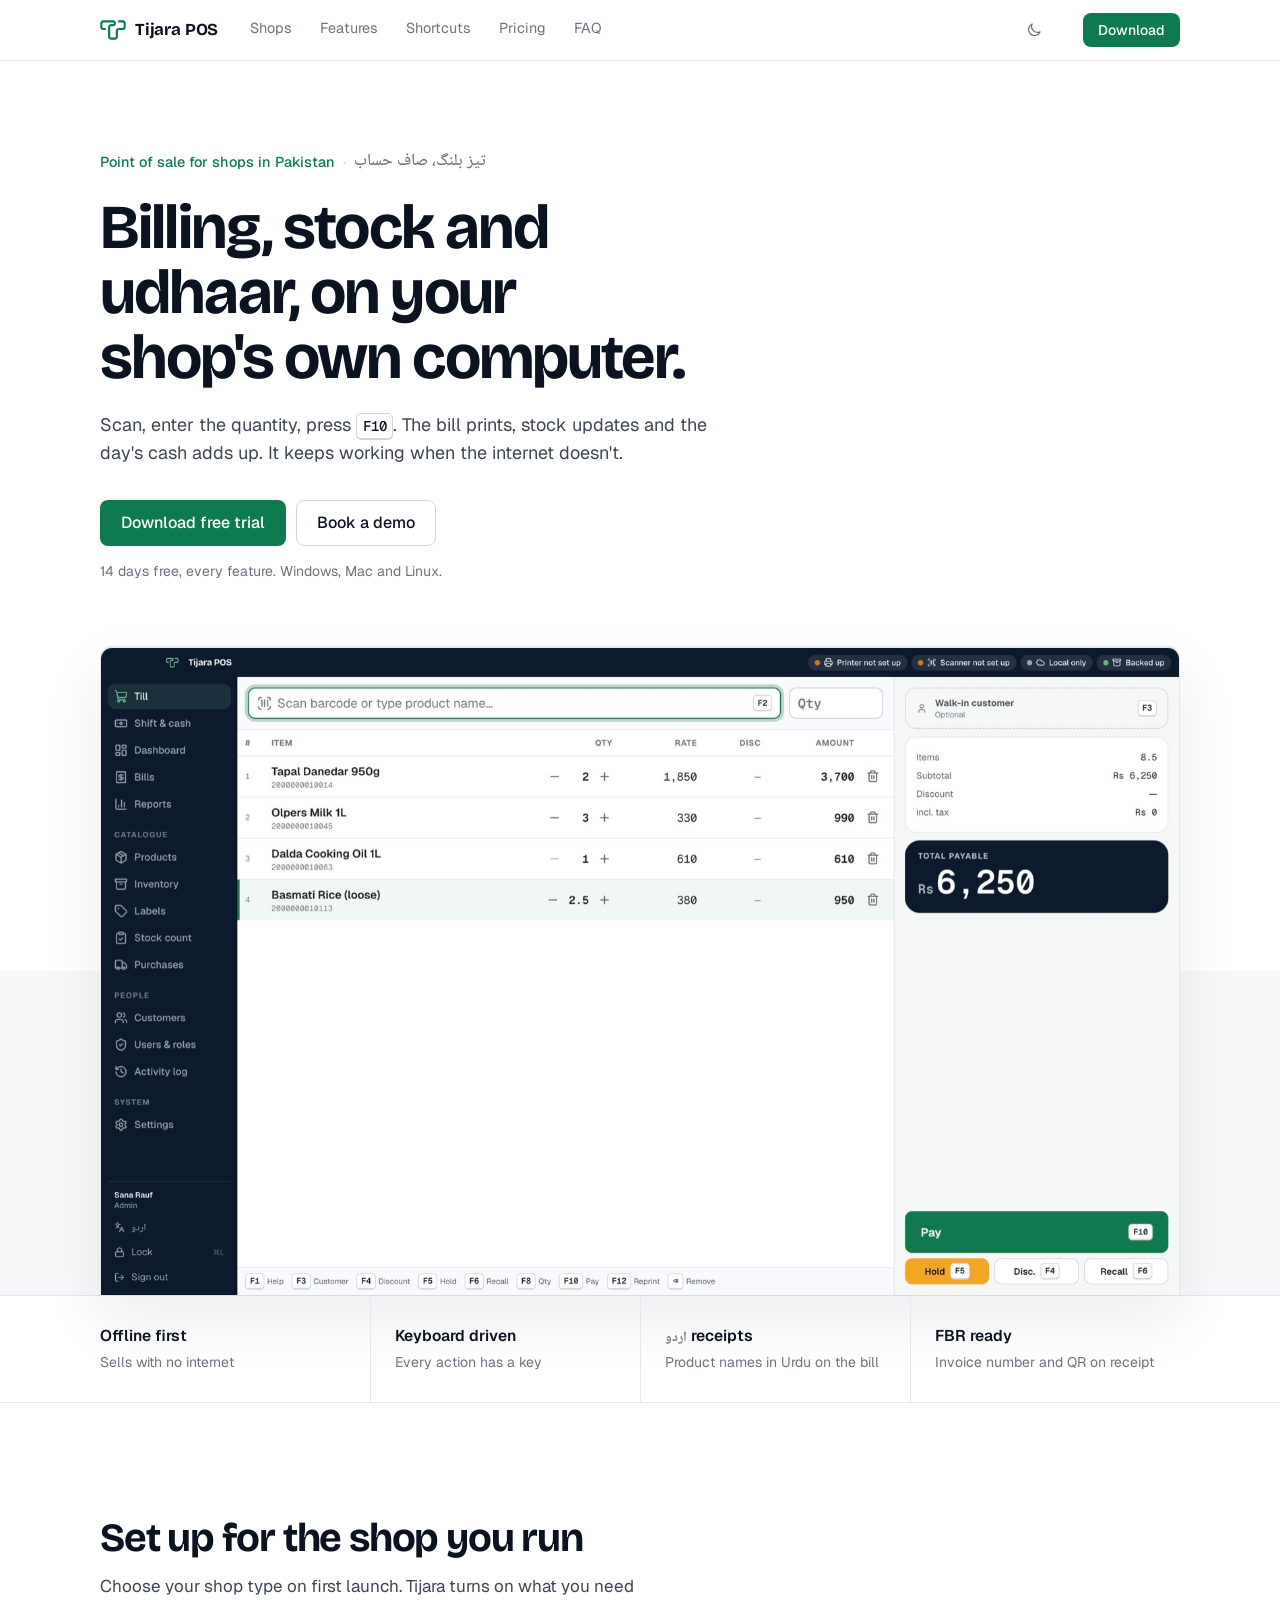
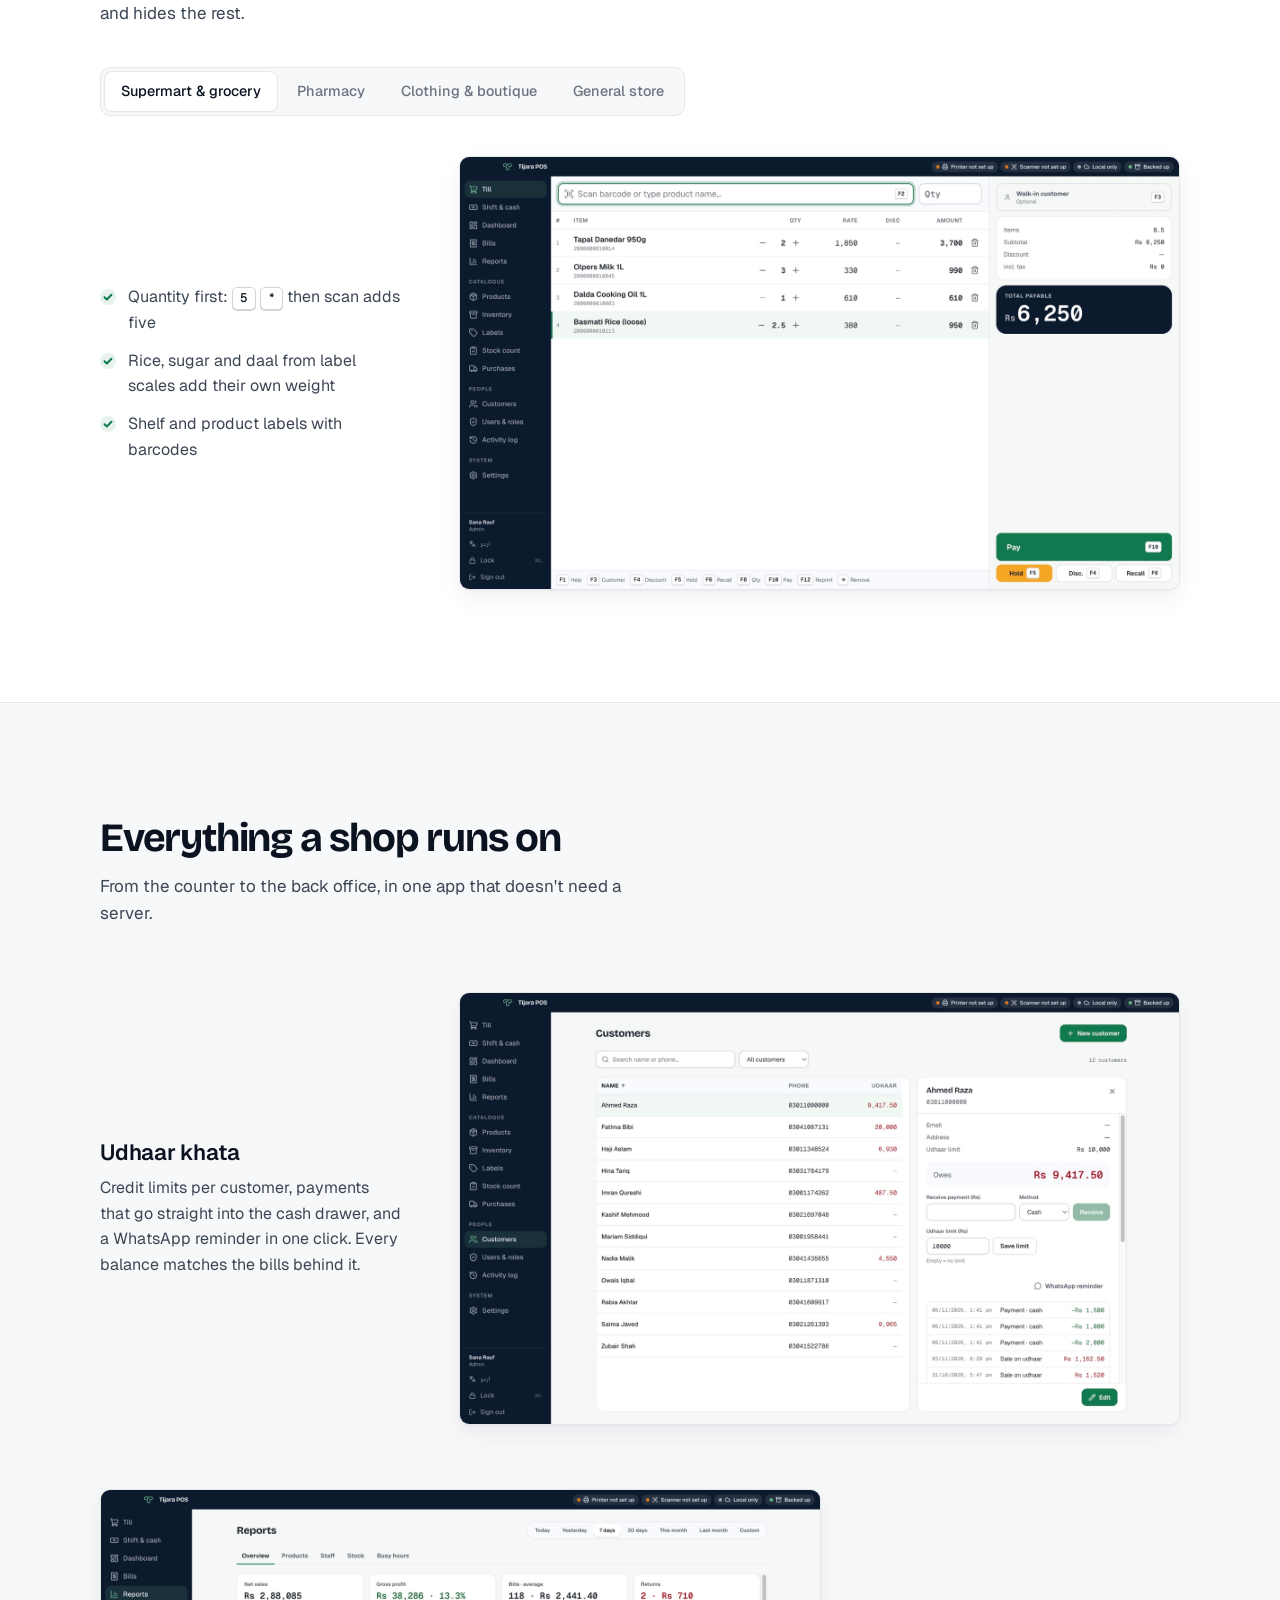
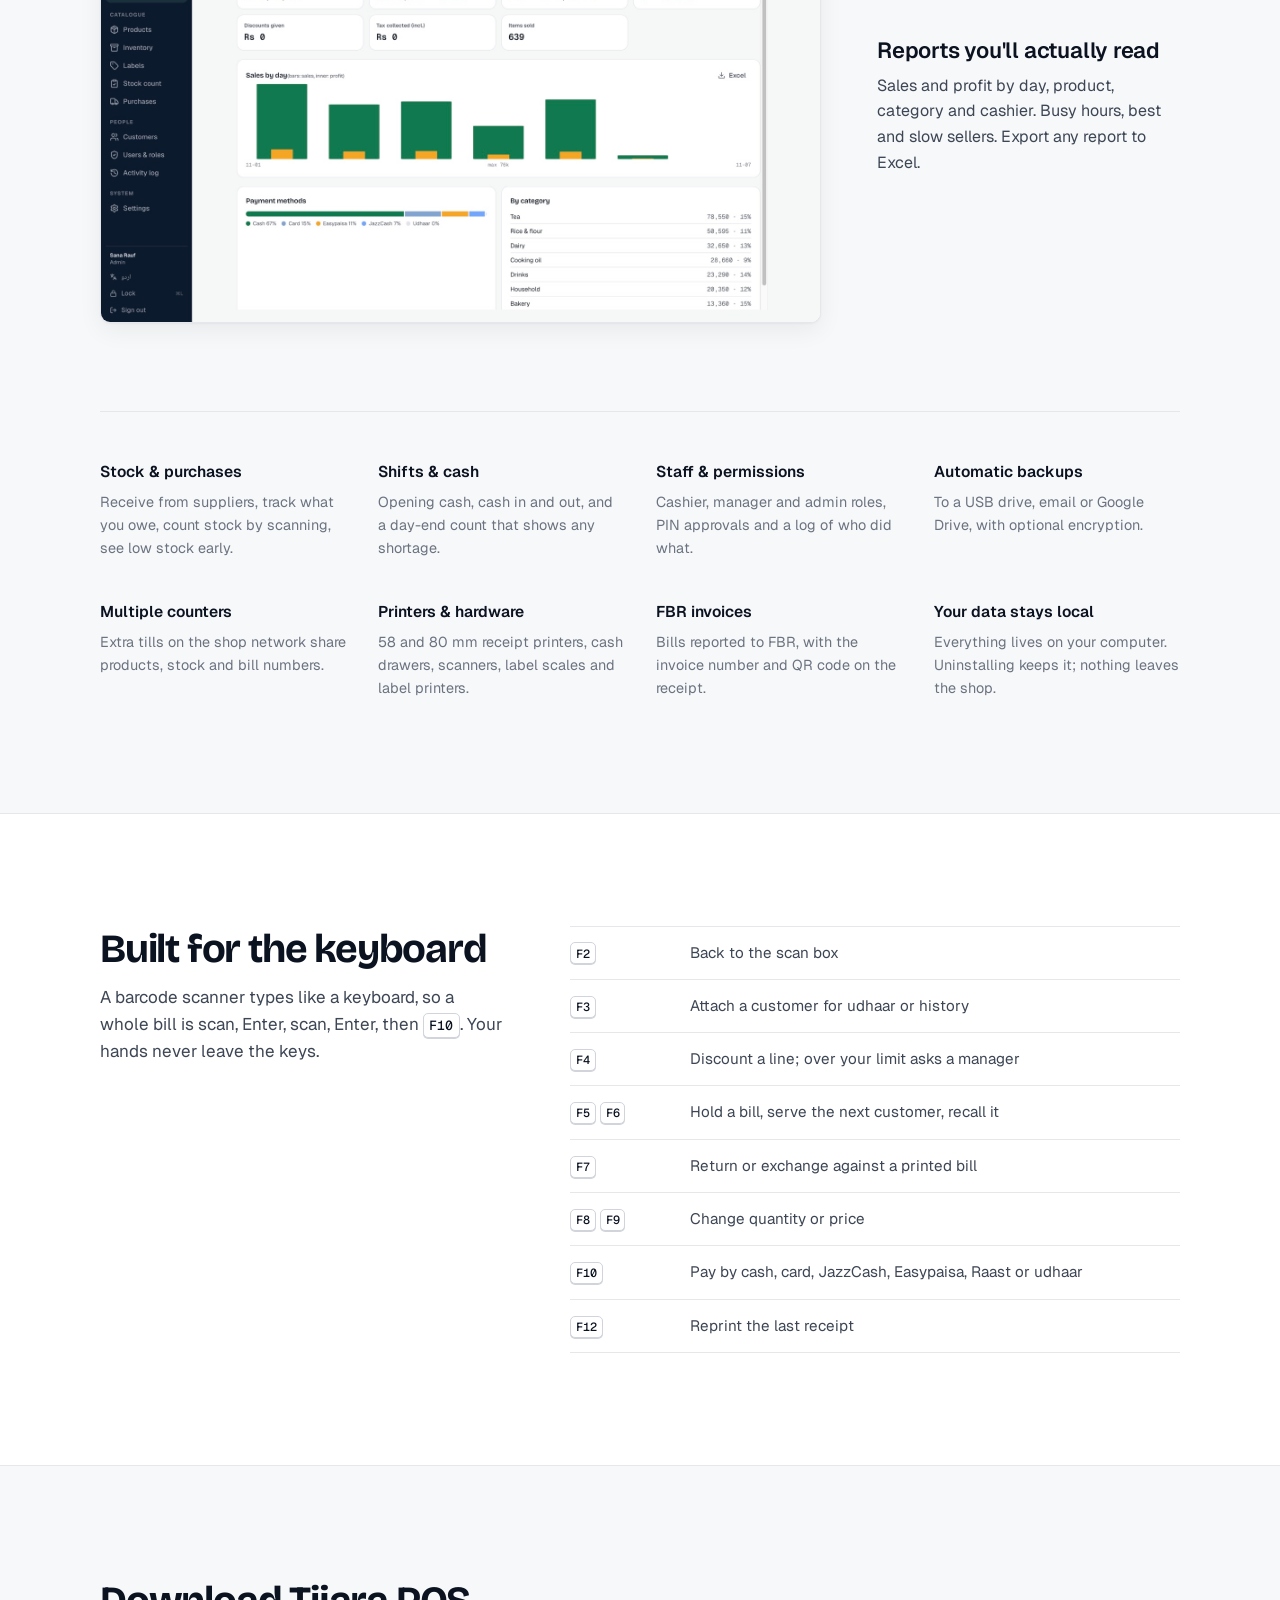
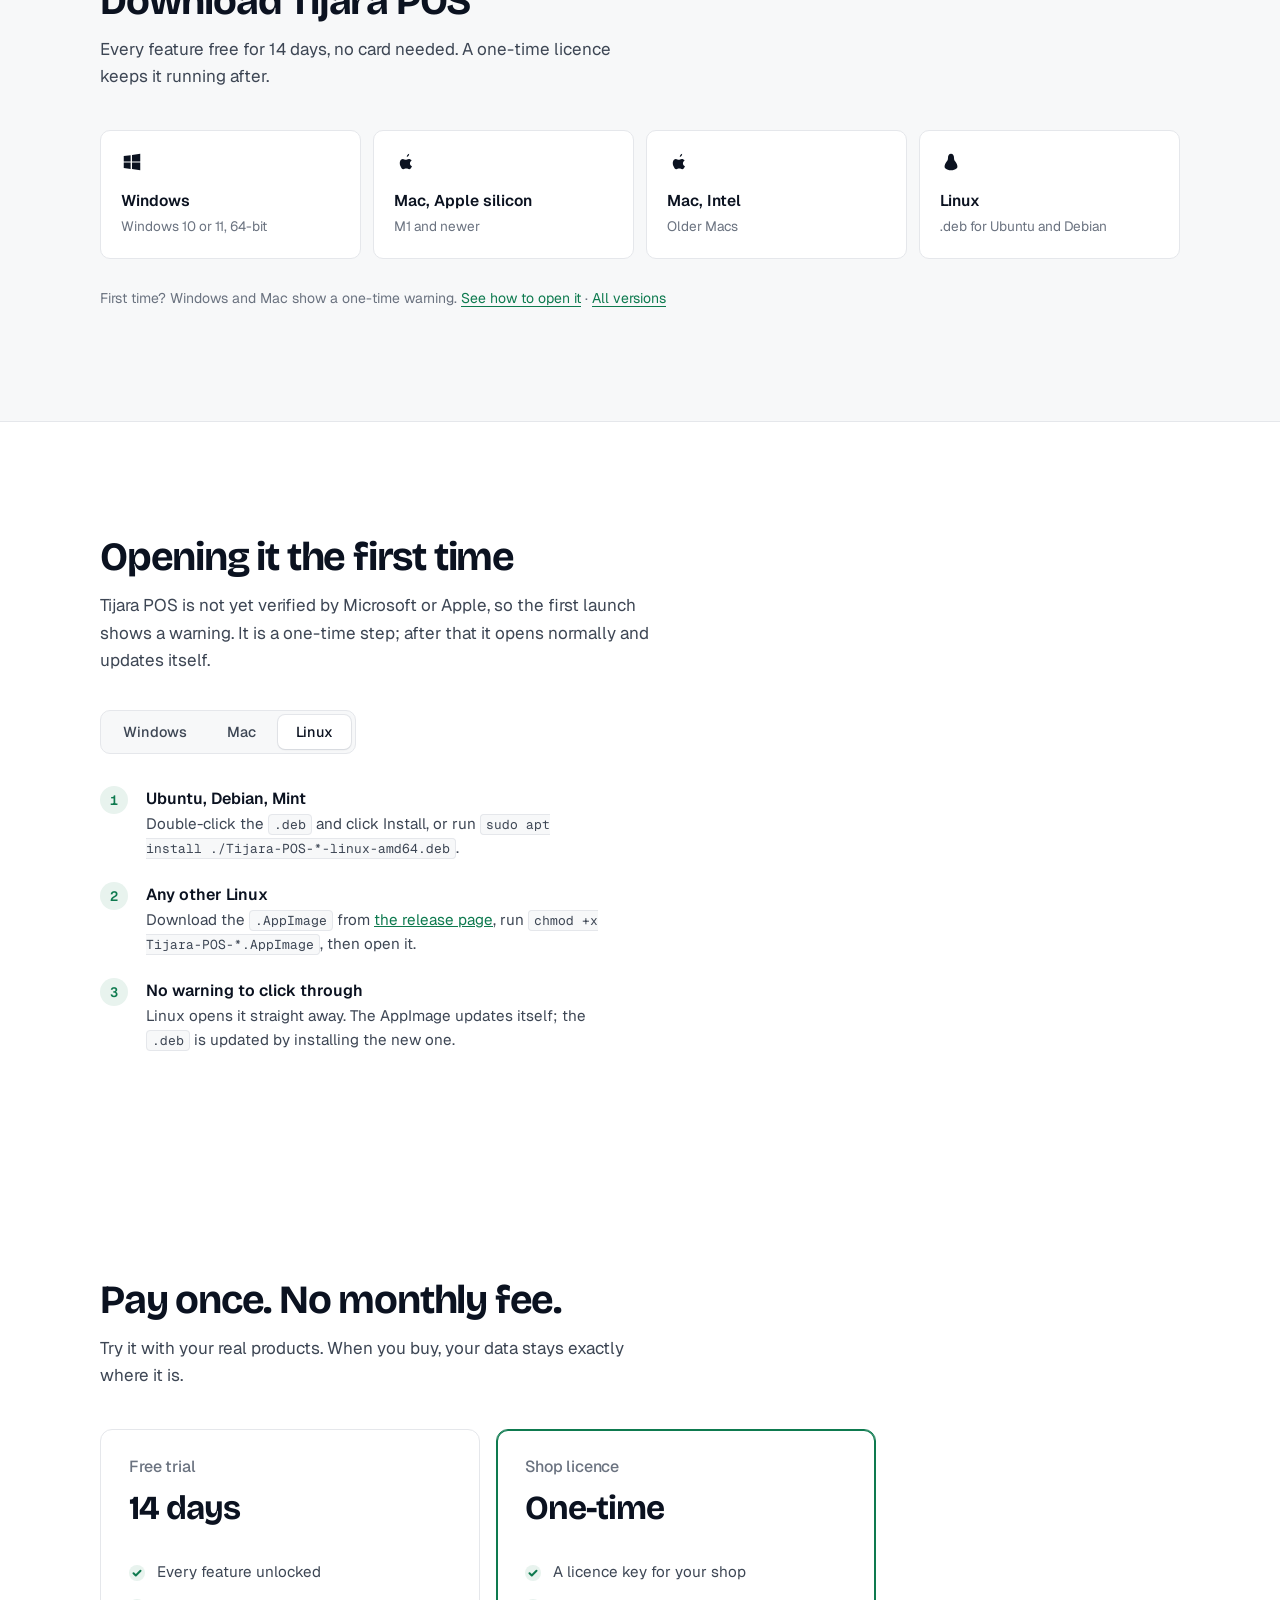
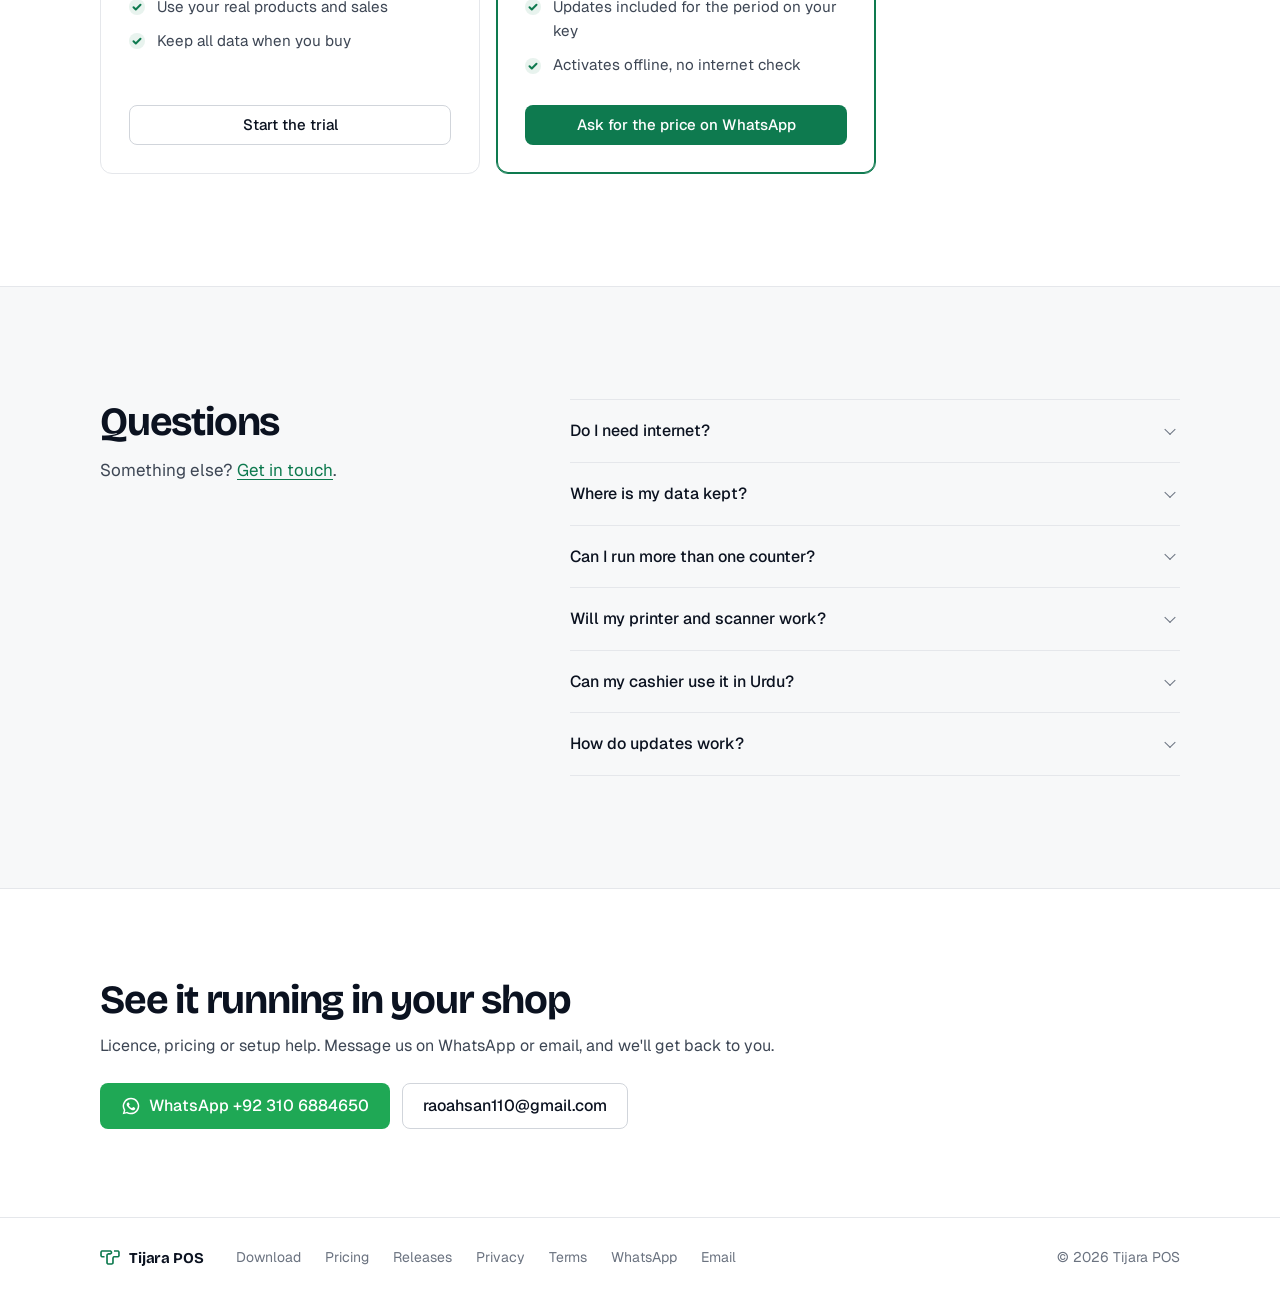
<file: index.html>
<!doctype html>
<html lang="en">
  <head>
    <meta charset="utf-8" />
    <meta name="viewport" content="width=device-width, initial-scale=1" />
    <title>Tijara POS — billing and stock for Pakistani shops</title>
    <meta
      name="description"
      content="Offline point of sale for supermarts, pharmacies, clothing and general stores in Pakistan. Fast keyboard billing, udhaar khata, stock, reports, Urdu receipts and FBR invoices. 14-day free trial."
    />
    <meta name="theme-color" content="#ffffff" media="(prefers-color-scheme: light)" />
    <meta name="theme-color" content="#0b1220" media="(prefers-color-scheme: dark)" />
    <link rel="icon" href="assets/favicon.svg" type="image/svg+xml" />
    <link rel="icon" href="assets/favicon.ico" sizes="any" />
    <link rel="apple-touch-icon" href="assets/apple-touch-icon.png" />
    <meta property="og:title" content="Tijara POS — tez billing, saaf hisaab" />
    <meta
      property="og:description"
      content="Offline point of sale for Pakistani shops. Free 14-day trial for Windows, Mac and Linux."
    />
    <meta property="og:image" content="https://tijarapos.github.io/assets/og-image.png" />
    <meta property="og:url" content="https://tijarapos.github.io/" />
    <meta name="twitter:card" content="summary_large_image" />
    <link rel="preconnect" href="https://fonts.googleapis.com" />
    <link rel="preconnect" href="https://fonts.gstatic.com" crossorigin />
    <link
      rel="stylesheet"
      href="https://fonts.googleapis.com/css2?family=Bricolage+Grotesque:opsz,wght@12..96,500..700&family=Geist:wght@400..700&family=Geist+Mono:wght@500&family=Noto+Naskh+Arabic:wght@500&display=swap"
    />
    <link rel="stylesheet" href="styles.css" />
    <script>
      // Apply a saved theme before first paint so there's no flash.
      try {
        const t = localStorage.getItem('theme')
        if (t === 'light' || t === 'dark') document.documentElement.dataset.theme = t
      } catch {}
    </script>
  </head>
  <body>
    <a class="skip" href="#main">Skip to content</a>

    <header class="top">
      <div class="wrap top-row">
        <a class="brand" href="#" aria-label="Tijara POS home">
          <img class="mark" src="assets/mark-emerald.svg" alt="" width="26" height="20" />
          <span>Tijara POS</span>
        </a>
        <nav id="nav" aria-label="Sections">
          <a href="#shops">Shops</a>
          <a href="#features">Features</a>
          <a href="#keyboard">Shortcuts</a>
          <a href="#pricing">Pricing</a>
          <a href="#faq">FAQ</a>
        </nav>
        <button class="theme" type="button" aria-label="Switch to dark theme">
          <svg class="moon" aria-hidden="true" viewBox="0 0 24 24"><path d="M20 14.5A8 8 0 0 1 9.5 4a8 8 0 1 0 10.5 10.5z" /></svg>
          <svg class="sun" aria-hidden="true" viewBox="0 0 24 24"><circle cx="12" cy="12" r="4" /><path d="M12 2v2m0 16v2M4.9 4.9l1.4 1.4m11.4 11.4 1.4 1.4M2 12h2m16 0h2M4.9 19.1l1.4-1.4M17.7 6.3l1.4-1.4" /></svg>
        </button>
        <a class="btn btn-sm" href="#download">Download</a>
        <button class="menu" type="button" aria-controls="nav" aria-expanded="false" aria-label="Menu">
          <span></span><span></span>
        </button>
      </div>
    </header>

    <main id="main">
      <section class="hero">
        <div class="wrap">
          <div class="hero-copy">
            <p class="kicker">
              Point of sale for shops in Pakistan
              <span class="dot" aria-hidden="true">·</span>
              <span lang="ur" dir="rtl">تیز بلنگ، صاف حساب</span>
            </p>
            <h1>Billing, stock and udhaar, on your shop's own computer.</h1>
            <p class="lede">
              Scan, enter the quantity, press <kbd>F10</kbd>. The bill prints, stock updates and the
              day's cash adds up. It keeps working when the internet doesn't.
            </p>
            <div class="cta">
              <a class="btn btn-lg" id="hero-download" href="#download">
                <span id="hero-download-label">Download free trial</span>
              </a>
              <a class="btn btn-lg btn-secondary" href="#contact">Book a demo</a>
            </div>
            <p class="fine">14 days free, every feature. Windows, Mac and Linux.</p>
          </div>
        </div>
        <div class="wrap">
          <figure class="shot shot-hero">
            <img
              src="assets/shots/till.jpg"
              width="1600"
              height="961"
              alt="Tijara POS till with four items on the bill and a total of Rs 6,250"
            />
          </figure>
        </div>
      </section>

      <section class="facts" aria-label="At a glance">
        <ul class="wrap facts-row">
          <li><b>Offline first</b><span>Sells with no internet</span></li>
          <li><b>Keyboard driven</b><span>Every action has a key</span></li>
          <li><b><span lang="ur">اردو</span> receipts</b><span>Product names in Urdu on the bill</span></li>
          <li><b>FBR ready</b><span>Invoice number and QR on receipt</span></li>
        </ul>
      </section>

      <section id="shops" class="section">
        <div class="wrap">
          <header class="section-head">
            <h2>Set up for the shop you run</h2>
            <p>Choose your shop type on first launch. Tijara turns on what you need and hides the rest.</p>
          </header>

          <div class="tabs" role="tablist" aria-label="Shop types">
            <button role="tab" id="tab-supermart" aria-controls="panel-shop" aria-selected="true" data-shop="supermart">Supermart &amp; grocery</button>
            <button role="tab" id="tab-pharmacy" aria-controls="panel-shop" aria-selected="false" tabindex="-1" data-shop="pharmacy">Pharmacy</button>
            <button role="tab" id="tab-clothing" aria-controls="panel-shop" aria-selected="false" tabindex="-1" data-shop="clothing">Clothing &amp; boutique</button>
            <button role="tab" id="tab-general" aria-controls="panel-shop" aria-selected="false" tabindex="-1" data-shop="general">General store</button>
          </div>

          <div class="panel" id="panel-shop" role="tabpanel" aria-labelledby="tab-supermart">
            <ul class="checks" id="shop-points">
              <li>Quantity first: <kbd>5</kbd> <kbd>*</kbd> then scan adds five</li>
              <li>Rice, sugar and daal from label scales add their own weight</li>
              <li>Shelf and product labels with barcodes</li>
            </ul>
            <figure class="shot">
              <img id="shop-shot" src="assets/shots/till.jpg" width="1600" height="961" loading="lazy" alt="The till billing groceries" />
            </figure>
          </div>
        </div>
      </section>

      <section id="features" class="section section-muted">
        <div class="wrap">
          <header class="section-head">
            <h2>Everything a shop runs on</h2>
            <p>From the counter to the back office, in one app that doesn't need a server.</p>
          </header>

          <div class="feature">
            <div class="feature-copy">
              <h3>Udhaar khata</h3>
              <p>
                Credit limits per customer, payments that go straight into the cash drawer, and a
                WhatsApp reminder in one click. Every balance matches the bills behind it.
              </p>
            </div>
            <figure class="shot">
              <img src="assets/shots/udhaar.jpg" width="1600" height="961" loading="lazy" alt="Customer list with udhaar balances and a payment panel" />
            </figure>
          </div>

          <div class="feature feature-flip">
            <div class="feature-copy">
              <h3>Reports you'll actually read</h3>
              <p>
                Sales and profit by day, product, category and cashier. Busy hours, best and slow
                sellers. Export any report to Excel.
              </p>
            </div>
            <figure class="shot">
              <img src="assets/shots/reports.jpg" width="1600" height="961" loading="lazy" alt="Reports with net sales, profit and a sales-by-day chart" />
            </figure>
          </div>

          <dl class="grid">
            <div><dt>Stock &amp; purchases</dt><dd>Receive from suppliers, track what you owe, count stock by scanning, see low stock early.</dd></div>
            <div><dt>Shifts &amp; cash</dt><dd>Opening cash, cash in and out, and a day-end count that shows any shortage.</dd></div>
            <div><dt>Staff &amp; permissions</dt><dd>Cashier, manager and admin roles, PIN approvals and a log of who did what.</dd></div>
            <div><dt>Automatic backups</dt><dd>To a USB drive, email or Google Drive, with optional encryption.</dd></div>
            <div><dt>Multiple counters</dt><dd>Extra tills on the shop network share products, stock and bill numbers.</dd></div>
            <div><dt>Printers &amp; hardware</dt><dd>58 and 80 mm receipt printers, cash drawers, scanners, label scales and label printers.</dd></div>
            <div><dt>FBR invoices</dt><dd>Bills reported to FBR, with the invoice number and QR code on the receipt.</dd></div>
            <div><dt>Your data stays local</dt><dd>Everything lives on your computer. Uninstalling keeps it; nothing leaves the shop.</dd></div>
          </dl>
        </div>
      </section>

      <section id="keyboard" class="section">
        <div class="wrap split">
          <header class="section-head">
            <h2>Built for the keyboard</h2>
            <p>
              A barcode scanner types like a keyboard, so a whole bill is scan, Enter, scan, Enter,
              then <kbd>F10</kbd>. Your hands never leave the keys.
            </p>
          </header>
          <table class="keys">
            <caption class="sr">Till shortcuts</caption>
            <tbody>
              <tr><th><kbd>F2</kbd></th><td>Back to the scan box</td></tr>
              <tr><th><kbd>F3</kbd></th><td>Attach a customer for udhaar or history</td></tr>
              <tr><th><kbd>F4</kbd></th><td>Discount a line; over your limit asks a manager</td></tr>
              <tr><th><kbd>F5</kbd> <kbd>F6</kbd></th><td>Hold a bill, serve the next customer, recall it</td></tr>
              <tr><th><kbd>F7</kbd></th><td>Return or exchange against a printed bill</td></tr>
              <tr><th><kbd>F8</kbd> <kbd>F9</kbd></th><td>Change quantity or price</td></tr>
              <tr><th><kbd>F10</kbd></th><td>Pay by cash, card, JazzCash, Easypaisa, Raast or udhaar</td></tr>
              <tr><th><kbd>F12</kbd></th><td>Reprint the last receipt</td></tr>
            </tbody>
          </table>
        </div>
      </section>

      <section id="download" class="section section-muted">
        <div class="wrap">
          <header class="section-head">
            <h2>Download Tijara POS</h2>
            <p id="release-line">Every feature free for 14 days, no card needed. A one-time licence keeps it running after.</p>
          </header>
          <div class="os-grid">
            <a class="os" data-asset="win-x64.exe" href="https://github.com/AhsanRao/tijara-pos-releases/releases/latest">
              <svg aria-hidden="true" viewBox="0 0 24 24"><path d="M3 5.5 10.5 4.5v7H3zM12 4.3 21 3v8.5h-9zM3 12.5h7.5v7L3 18.5zM12 12.5h9V21l-9-1.3z" /></svg>
              <b>Windows</b><span>Windows 10 or 11, 64-bit</span>
            </a>
            <a class="os" data-asset="mac-arm64.dmg" href="https://github.com/AhsanRao/tijara-pos-releases/releases/latest">
              <svg aria-hidden="true" viewBox="0 0 24 24"><path d="M16.5 3c.2 1.6-.9 3.3-2.5 3.5-.2-1.5 1-3.2 2.5-3.5zM19.6 16.6c-.6 1.4-1.6 3.4-3 3.4-1.3 0-1.6-.8-3.2-.8s-2 .8-3.3.8c-1.4 0-2.5-2.2-3.1-3.6-1.4-3.2-.6-7.6 2.6-7.7 1.3 0 2.2.9 3.2.9s1.8-.9 3.4-.9c1.1 0 2.3.6 3 1.6-2.7 1.6-2.2 5.4.4 6.3z" /></svg>
              <b>Mac, Apple silicon</b><span>M1 and newer</span>
            </a>
            <a class="os" data-asset="mac-x64.dmg" href="https://github.com/AhsanRao/tijara-pos-releases/releases/latest">
              <svg aria-hidden="true" viewBox="0 0 24 24"><path d="M16.5 3c.2 1.6-.9 3.3-2.5 3.5-.2-1.5 1-3.2 2.5-3.5zM19.6 16.6c-.6 1.4-1.6 3.4-3 3.4-1.3 0-1.6-.8-3.2-.8s-2 .8-3.3.8c-1.4 0-2.5-2.2-3.1-3.6-1.4-3.2-.6-7.6 2.6-7.7 1.3 0 2.2.9 3.2.9s1.8-.9 3.4-.9c1.1 0 2.3.6 3 1.6-2.7 1.6-2.2 5.4.4 6.3z" /></svg>
              <b>Mac, Intel</b><span>Older Macs</span>
            </a>
            <a class="os" data-asset="linux-amd64.deb" href="https://github.com/AhsanRao/tijara-pos-releases/releases/latest">
              <svg aria-hidden="true" viewBox="0 0 24 24"><path d="M12 3c-2.2 0-3.3 2-3.3 4.5 0 1.6-.4 2.6-1.4 4-1.3 1.8-2.3 3.8-2.3 5.6 0 .8.3 1.5 1 1.9 1.6 1 3.4 2 6 2s4.4-1 6-2c.7-.4 1-1.1 1-1.9 0-1.8-1-3.8-2.3-5.6-1-1.4-1.4-2.4-1.4-4C15.3 5 14.2 3 12 3z" /></svg>
              <b>Linux</b><span>.deb for Ubuntu and Debian</span>
            </a>
          </div>
          <p class="install-note">
            First time? Windows and Mac show a one-time warning.
            <a href="#install">See how to open it</a>
            <span aria-hidden="true">·</span>
            <a href="https://github.com/AhsanRao/tijara-pos-releases/releases">All versions</a>
          </p>
        </div>
      </section>

      <section id="install" class="section">
        <div class="wrap">
          <header class="section-head">
            <h2>Opening it the first time</h2>
            <p>
              Tijara POS is not yet verified by Microsoft or Apple, so the first launch shows a
              warning. It is a one-time step; after that it opens normally and updates itself.
            </p>
          </header>
          <div class="os-tabs" role="tablist" aria-label="Your computer">
            <button role="tab" id="itab-win" aria-controls="ipanel-win" aria-selected="true" data-os="win">Windows</button>
            <button role="tab" id="itab-mac" aria-controls="ipanel-mac" aria-selected="false" tabindex="-1" data-os="mac">Mac</button>
            <button role="tab" id="itab-linux" aria-controls="ipanel-linux" aria-selected="false" tabindex="-1" data-os="linux">Linux</button>
          </div>

          <div class="install-panel" id="ipanel-win" role="tabpanel" aria-labelledby="itab-win">
            <ol class="steps">
              <li><b>Open the file you downloaded</b><span><code>Tijara-POS-…-win-x64.exe</code>, in your Downloads folder.</span></li>
              <li><b>Click More info</b><span>A blue box says “Windows protected your PC”.</span></li>
              <li><b>Click Run anyway</b><span>The button appears after More info.</span></li>
              <li><b>Install</b><span>Keep the suggested folder and click Install. Tijara POS opens its setup wizard.</span></li>
            </ol>
            <div class="install-art">
              <figure class="shot-os win-smartscreen" aria-label="Illustration of the Windows warning">
                <div class="ss-body">
                  <b>Windows protected your PC</b>
                  <p>Microsoft Defender SmartScreen prevented an unrecognised app from starting. Running this app might put your PC at risk.</p>
                  <p class="ss-info"><span class="hl">More info</span></p>
                  <dl>
                    <dt>App:</dt><dd>Tijara-POS-win-x64.exe</dd>
                    <dt>Publisher:</dt><dd>Unknown publisher</dd>
                  </dl>
                </div>
                <div class="ss-actions"><span class="ss-btn hl">Run anyway</span><span class="ss-btn">Don't run</span></div>
                <figcaption>Click <b>More info</b>, then <b>Run anyway</b>.</figcaption>
              </figure>
              <p class="install-tip">If your antivirus holds the file back, choose <b>Allow</b> or <b>Restore</b>. New versions then install themselves when you close the app.</p>
            </div>
          </div>

          <div class="install-panel" id="ipanel-mac" role="tabpanel" aria-labelledby="itab-mac" hidden>
            <ol class="steps">
              <li><b>Drag Tijara POS into Applications</b><span>Open the <code>.dmg</code> you downloaded and drag the app onto the Applications folder.</span></li>
              <li><b>Open it, then click Done</b><span>macOS says it could not verify the app. Click <b>Done</b>, not Move to Bin.</span></li>
              <li><b>System Settings → Privacy &amp; Security</b><span>Scroll down to Security and click <b>Open Anyway</b> next to “Tijara POS was blocked”.</span></li>
              <li><b>Confirm</b><span>Enter your Mac password and click <b>Open Anyway</b> again. From now on it opens normally, and updates install themselves.</span></li>
            </ol>
            <div class="install-art">
              <figure class="shot-os mac-alert" aria-label="Illustration of the Mac warning">
                <div class="ma-icon" aria-hidden="true"><img src="assets/mark-emerald.svg" alt="" width="34" height="27" /></div>
                <b>“Tijara POS” Not Opened</b>
                <p>Apple could not verify “Tijara POS” is free of malware that may harm your Mac or compromise your privacy.</p>
                <div class="ma-actions"><span class="ma-btn">Move to Bin</span><span class="ma-btn hl">Done</span></div>
                <figcaption>Step 2: click <b>Done</b>, not Move to Bin.</figcaption>
              </figure>
              <figure class="shot-os mac-settings" aria-label="Illustration of Privacy and Security settings">
                <div class="ms-title">Privacy &amp; Security</div>
                <div class="ms-section">Security</div>
                <div class="ms-row">
                  <span>“Tijara POS” was blocked to protect your Mac.</span>
                  <span class="ma-btn hl">Open Anyway</span>
                </div>
                <figcaption>Step 3: <b>Open Anyway</b>, then your Mac password.</figcaption>
              </figure>
              <details class="install-tip">
                <summary>Prefer Terminal?</summary>
                <p>After dragging it to Applications, run this once, then open the app:</p>
                <pre><code>xattr -dr com.apple.quarantine "/Applications/Tijara POS.app"</code></pre>
              </details>
            </div>
          </div>

          <div class="install-panel" id="ipanel-linux" role="tabpanel" aria-labelledby="itab-linux" hidden>
            <ol class="steps">
              <li><b>Ubuntu, Debian, Mint</b><span>Double-click the <code>.deb</code> and click Install, or run <code>sudo apt install ./Tijara-POS-*-linux-amd64.deb</code>.</span></li>
              <li><b>Any other Linux</b><span>Download the <code>.AppImage</code> from <a href="https://github.com/AhsanRao/tijara-pos-releases/releases/latest">the release page</a>, run <code>chmod +x Tijara-POS-*.AppImage</code>, then open it.</span></li>
              <li><b>No warning to click through</b><span>Linux opens it straight away. The AppImage updates itself; the <code>.deb</code> is updated by installing the new one.</span></li>
            </ol>
          </div>
        </div>
      </section>

      <section id="pricing" class="section">
        <div class="wrap">
          <header class="section-head">
            <h2>Pay once. No monthly fee.</h2>
            <p>Try it with your real products. When you buy, your data stays exactly where it is.</p>
          </header>
          <div class="plans">
            <article class="plan">
              <h3>Free trial</h3>
              <p class="price">14 days</p>
              <ul class="checks">
                <li>Every feature unlocked</li>
                <li>Use your real products and sales</li>
                <li>Keep all data when you buy</li>
              </ul>
              <a class="btn btn-secondary" href="#download">Start the trial</a>
            </article>
            <article class="plan plan-main">
              <h3>Shop licence</h3>
              <p class="price">One-time</p>
              <ul class="checks">
                <li>A licence key for your shop</li>
                <li>Updates included for the period on your key</li>
                <li>Activates offline, no internet check</li>
              </ul>
              <a class="btn" href="https://wa.me/923106884650?text=Assalam%20o%20Alaikum%2C%20what%20is%20the%20price%20of%20a%20Tijara%20POS%20shop%20licence%3F" target="_blank" rel="noopener">Ask for the price on WhatsApp</a>
            </article>
          </div>
        </div>
      </section>

      <section id="faq" class="section section-muted">
        <div class="wrap split">
          <header class="section-head">
            <h2>Questions</h2>
            <p>Something else? <a href="#contact">Get in touch</a>.</p>
          </header>
          <div class="faq-list">
            <details>
              <summary>Do I need internet?</summary>
              <p>No. Billing, stock, reports and USB backups all work offline. Internet is only used for updates and optional extras: email or Google Drive backups and FBR invoices.</p>
            </details>
            <details>
              <summary>Where is my data kept?</summary>
              <p>On your own computer, in a database that ships with the app. Uninstalling keeps your data, and backups run automatically.</p>
            </details>
            <details>
              <summary>Can I run more than one counter?</summary>
              <p>Yes. One PC holds the shop data and the other tills connect to it over the shop network. They share products, stock, customers and bill numbers.</p>
            </details>
            <details>
              <summary>Will my printer and scanner work?</summary>
              <p>Any USB barcode scanner works. Most 58 and 80 mm thermal receipt printers work through their normal driver or directly over USB or the network, along with the cash drawer plugged into them.</p>
            </details>
            <details>
              <summary>Can my cashier use it in Urdu?</summary>
              <p>Receipts can print product names in <span lang="ur">اردو</span>. Urdu screens for the till are coming in a later update; the app is in English for now.</p>
            </details>
            <details>
              <summary>How do updates work?</summary>
              <p>On Windows and Linux the app downloads new versions in the background and installs them when you close it. Updates never touch your shop data.</p>
            </details>
          </div>
        </div>
      </section>

      <section id="contact" class="section contact">
        <div class="wrap contact-row">
          <div>
            <h2>See it running in your shop</h2>
            <p>Licence, pricing or setup help. Message us on WhatsApp or email, and we'll get back to you.</p>
          </div>
          <div class="contact-actions">
            <a class="btn btn-lg btn-whatsapp" href="https://wa.me/923106884650?text=Assalam%20o%20Alaikum%2C%20I%27d%20like%20to%20know%20more%20about%20Tijara%20POS." target="_blank" rel="noopener"><svg class="wa" aria-hidden="true" viewBox="0 0 24 24"><path d="M12 2a10 10 0 0 0-8.6 15.1L2 22l5-1.3A10 10 0 1 0 12 2zm0 18.2a8.2 8.2 0 0 1-4.2-1.1l-.3-.2-3 .8.8-2.9-.2-.3A8.2 8.2 0 1 1 12 20.2zm4.5-6.1c-.2-.1-1.5-.7-1.7-.8s-.4-.1-.6.1-.6.8-.8 1-.3.2-.5.1a6.7 6.7 0 0 1-3.3-2.9c-.2-.4.2-.4.7-1.3a.5.5 0 0 0 0-.4l-.8-1.8c-.2-.5-.4-.4-.6-.4h-.5a.9.9 0 0 0-.7.3 2.8 2.8 0 0 0-.9 2.1 4.9 4.9 0 0 0 1 2.6 11.2 11.2 0 0 0 4.3 3.8c1.6.7 2.2.7 3 .6a2.6 2.6 0 0 0 1.7-1.2 2.1 2.1 0 0 0 .2-1.2c-.1-.1-.3-.2-.5-.3z"/></svg> WhatsApp +92 310 6884650</a>
            <a class="btn btn-lg btn-secondary" href="mailto:raoahsan110@gmail.com">raoahsan110@gmail.com</a>
          </div>
        </div>
      </section>
    </main>

    <footer class="foot">
      <div class="wrap foot-row">
        <span class="brand brand-sm"><img class="mark" src="assets/mark-emerald.svg" alt="" width="20" height="16" /> Tijara POS</span>
        <nav aria-label="Footer">
          <a href="#download">Download</a>
          <a href="#pricing">Pricing</a>
          <a href="https://github.com/AhsanRao/tijara-pos-releases/releases">Releases</a>
          <a href="privacy.html">Privacy</a>
          <a href="terms.html">Terms</a>
          <a href="https://wa.me/923106884650" target="_blank" rel="noopener">WhatsApp</a>
          <a href="mailto:raoahsan110@gmail.com">Email</a>
        </nav>
        <span class="copy">© <span id="year">2026</span> Tijara POS</span>
      </div>
    </footer>

    <script src="main.js" defer></script>
  </body>
</html>
</file>
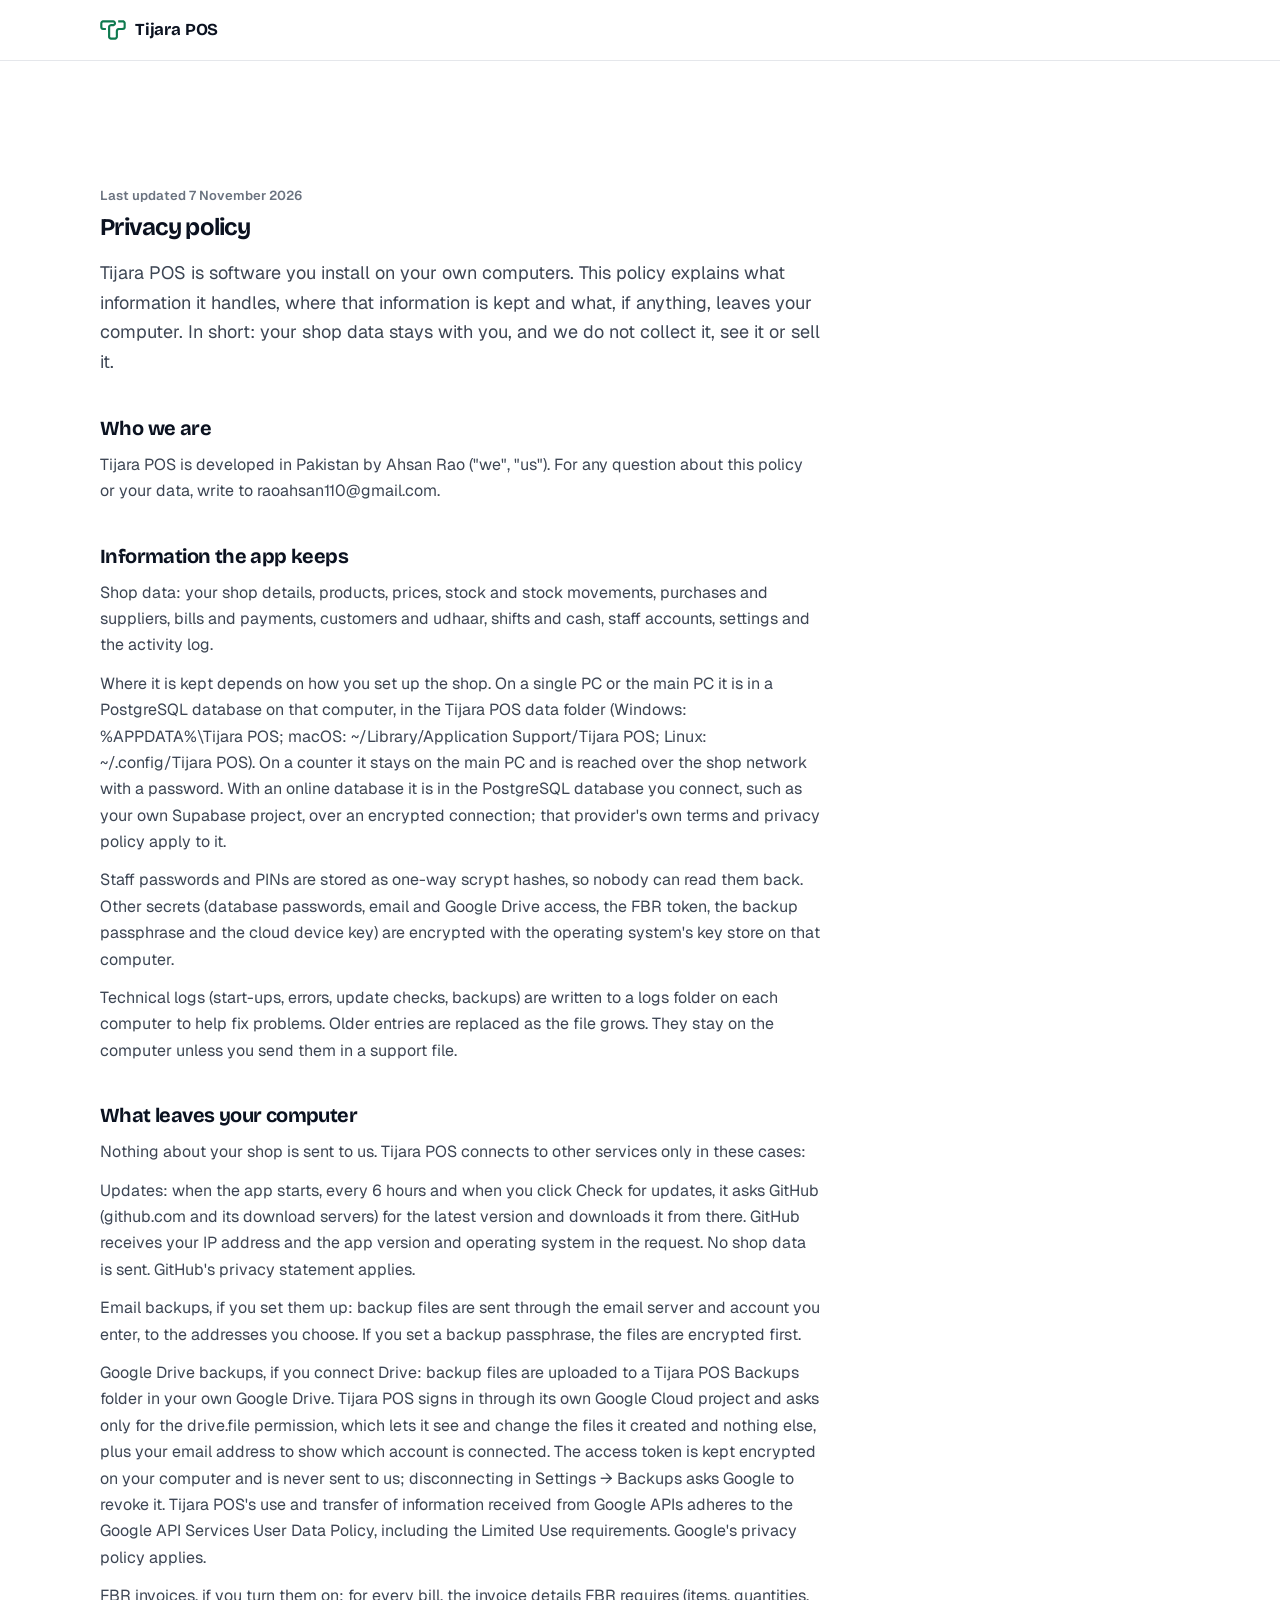
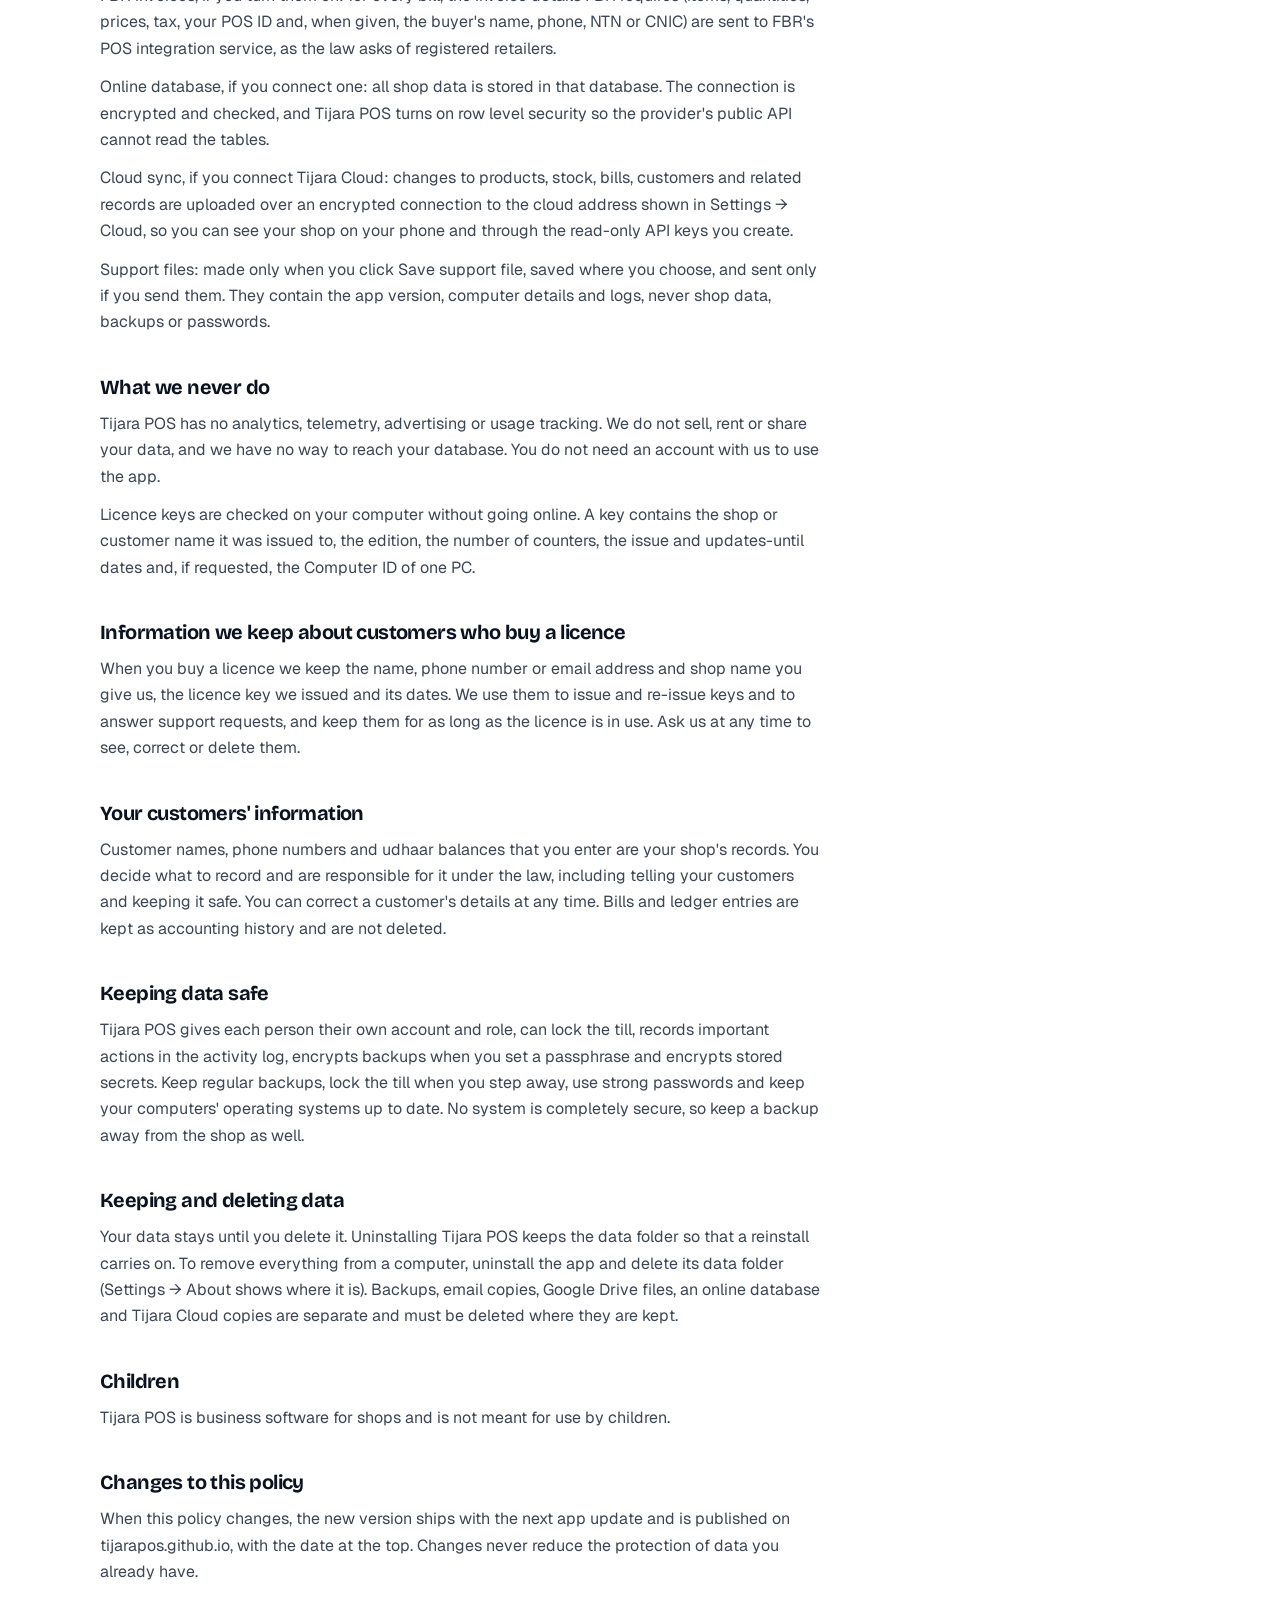
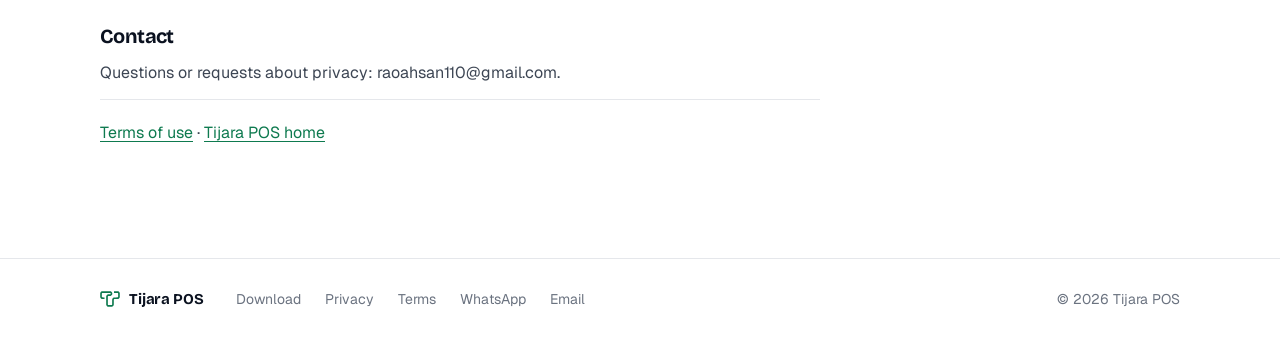
<file: privacy.html>
<!doctype html>
<html lang="en">
  <head>
    <meta charset="utf-8" />
    <meta name="viewport" content="width=device-width, initial-scale=1" />
    <title>Privacy policy · Tijara POS</title>
    <meta name="description" content="How Tijara POS handles shop data: what it keeps, where, and what leaves your computer." />
    <meta name="theme-color" content="#ffffff" media="(prefers-color-scheme: light)" />
    <meta name="theme-color" content="#0b1220" media="(prefers-color-scheme: dark)" />
    <link rel="icon" href="assets/favicon.svg" type="image/svg+xml" />
    <link rel="icon" href="assets/favicon.ico" sizes="any" />
    <link rel="preconnect" href="https://fonts.googleapis.com" />
    <link rel="preconnect" href="https://fonts.gstatic.com" crossorigin />
    <link
      rel="stylesheet"
      href="https://fonts.googleapis.com/css2?family=Bricolage+Grotesque:opsz,wght@12..96,500..700&family=Geist:wght@400..700&display=swap"
    />
    <link rel="stylesheet" href="styles.css" />
    <script>
      try {
        const t = localStorage.getItem('theme')
        if (t === 'light' || t === 'dark') document.documentElement.dataset.theme = t
      } catch {}
    </script>
  </head>
  <body>
    <!-- Same text as the app's Settings → About (apps/desktop en.json, "legal"). Change both together. -->
    <header class="top">
      <div class="wrap top-row">
        <a class="brand" href="./" aria-label="Tijara POS home">
          <img class="mark" src="assets/mark-emerald.svg" alt="" width="26" height="20" />
          <span>Tijara POS</span>
        </a>
      </div>
    </header>

    <main id="main" class="section">
      <div class="wrap">
        <article class="legal">
          <p class="eyebrow">Last updated 7 November 2026</p>
          <h1>Privacy policy</h1>
          <p class="lead">Tijara POS is software you install on your own computers. This policy explains what information it handles, where that information is kept and what, if anything, leaves your computer. In short: your shop data stays with you, and we do not collect it, see it or sell it.</p>
          <h2>Who we are</h2>
          <p>Tijara POS is developed in Pakistan by Ahsan Rao (&quot;we&quot;, &quot;us&quot;). For any question about this policy or your data, write to raoahsan110@gmail.com.</p>
          <h2>Information the app keeps</h2>
          <p>Shop data: your shop details, products, prices, stock and stock movements, purchases and suppliers, bills and payments, customers and udhaar, shifts and cash, staff accounts, settings and the activity log.</p>
          <p>Where it is kept depends on how you set up the shop. On a single PC or the main PC it is in a PostgreSQL database on that computer, in the Tijara POS data folder (Windows: %APPDATA%\Tijara POS; macOS: ~/Library/Application Support/Tijara POS; Linux: ~/.config/Tijara POS). On a counter it stays on the main PC and is reached over the shop network with a password. With an online database it is in the PostgreSQL database you connect, such as your own Supabase project, over an encrypted connection; that provider&#x27;s own terms and privacy policy apply to it.</p>
          <p>Staff passwords and PINs are stored as one-way scrypt hashes, so nobody can read them back. Other secrets (database passwords, email and Google Drive access, the FBR token, the backup passphrase and the cloud device key) are encrypted with the operating system&#x27;s key store on that computer.</p>
          <p>Technical logs (start-ups, errors, update checks, backups) are written to a logs folder on each computer to help fix problems. Older entries are replaced as the file grows. They stay on the computer unless you send them in a support file.</p>
          <h2>What leaves your computer</h2>
          <p>Nothing about your shop is sent to us. Tijara POS connects to other services only in these cases:</p>
          <p>Updates: when the app starts, every 6 hours and when you click Check for updates, it asks GitHub (github.com and its download servers) for the latest version and downloads it from there. GitHub receives your IP address and the app version and operating system in the request. No shop data is sent. GitHub&#x27;s privacy statement applies.</p>
          <p>Email backups, if you set them up: backup files are sent through the email server and account you enter, to the addresses you choose. If you set a backup passphrase, the files are encrypted first.</p>
          <p>Google Drive backups, if you connect Drive: backup files are uploaded to a Tijara POS Backups folder in your own Google Drive. Tijara POS signs in through its own Google Cloud project and asks only for the drive.file permission, which lets it see and change the files it created and nothing else, plus your email address to show which account is connected. The access token is kept encrypted on your computer and is never sent to us; disconnecting in Settings → Backups asks Google to revoke it. Tijara POS&#x27;s use and transfer of information received from Google APIs adheres to the Google API Services User Data Policy, including the Limited Use requirements. Google&#x27;s privacy policy applies.</p>
          <p>FBR invoices, if you turn them on: for every bill, the invoice details FBR requires (items, quantities, prices, tax, your POS ID and, when given, the buyer&#x27;s name, phone, NTN or CNIC) are sent to FBR&#x27;s POS integration service, as the law asks of registered retailers.</p>
          <p>Online database, if you connect one: all shop data is stored in that database. The connection is encrypted and checked, and Tijara POS turns on row level security so the provider&#x27;s public API cannot read the tables.</p>
          <p>Cloud sync, if you connect Tijara Cloud: changes to products, stock, bills, customers and related records are uploaded over an encrypted connection to the cloud address shown in Settings → Cloud, so you can see your shop on your phone and through the read-only API keys you create.</p>
          <p>Support files: made only when you click Save support file, saved where you choose, and sent only if you send them. They contain the app version, computer details and logs, never shop data, backups or passwords.</p>
          <h2>What we never do</h2>
          <p>Tijara POS has no analytics, telemetry, advertising or usage tracking. We do not sell, rent or share your data, and we have no way to reach your database. You do not need an account with us to use the app.</p>
          <p>Licence keys are checked on your computer without going online. A key contains the shop or customer name it was issued to, the edition, the number of counters, the issue and updates-until dates and, if requested, the Computer ID of one PC.</p>
          <h2>Information we keep about customers who buy a licence</h2>
          <p>When you buy a licence we keep the name, phone number or email address and shop name you give us, the licence key we issued and its dates. We use them to issue and re-issue keys and to answer support requests, and keep them for as long as the licence is in use. Ask us at any time to see, correct or delete them.</p>
          <h2>Your customers&#x27; information</h2>
          <p>Customer names, phone numbers and udhaar balances that you enter are your shop&#x27;s records. You decide what to record and are responsible for it under the law, including telling your customers and keeping it safe. You can correct a customer&#x27;s details at any time. Bills and ledger entries are kept as accounting history and are not deleted.</p>
          <h2>Keeping data safe</h2>
          <p>Tijara POS gives each person their own account and role, can lock the till, records important actions in the activity log, encrypts backups when you set a passphrase and encrypts stored secrets. Keep regular backups, lock the till when you step away, use strong passwords and keep your computers&#x27; operating systems up to date. No system is completely secure, so keep a backup away from the shop as well.</p>
          <h2>Keeping and deleting data</h2>
          <p>Your data stays until you delete it. Uninstalling Tijara POS keeps the data folder so that a reinstall carries on. To remove everything from a computer, uninstall the app and delete its data folder (Settings → About shows where it is). Backups, email copies, Google Drive files, an online database and Tijara Cloud copies are separate and must be deleted where they are kept.</p>
          <h2>Children</h2>
          <p>Tijara POS is business software for shops and is not meant for use by children.</p>
          <h2>Changes to this policy</h2>
          <p>When this policy changes, the new version ships with the next app update and is published on tijarapos.github.io, with the date at the top. Changes never reduce the protection of data you already have.</p>
          <h2>Contact</h2>
          <p>Questions or requests about privacy: raoahsan110@gmail.com.</p>
          <p class="legal-other"><a href="terms.html">Terms of use</a> · <a href="./">Tijara POS home</a></p>
        </article>
      </div>
    </main>

    <footer class="foot">
      <div class="wrap foot-row">
        <span class="brand brand-sm"><img class="mark" src="assets/mark-emerald.svg" alt="" width="20" height="16" /> Tijara POS</span>
        <nav aria-label="Footer">
          <a href="./#download">Download</a>
          <a href="privacy.html">Privacy</a>
          <a href="terms.html">Terms</a>
          <a href="https://wa.me/923106884650" target="_blank" rel="noopener">WhatsApp</a>
          <a href="mailto:raoahsan110@gmail.com">Email</a>
        </nav>
        <span class="copy">© 2026 Tijara POS</span>
      </div>
    </footer>
  </body>
</html>
</file>
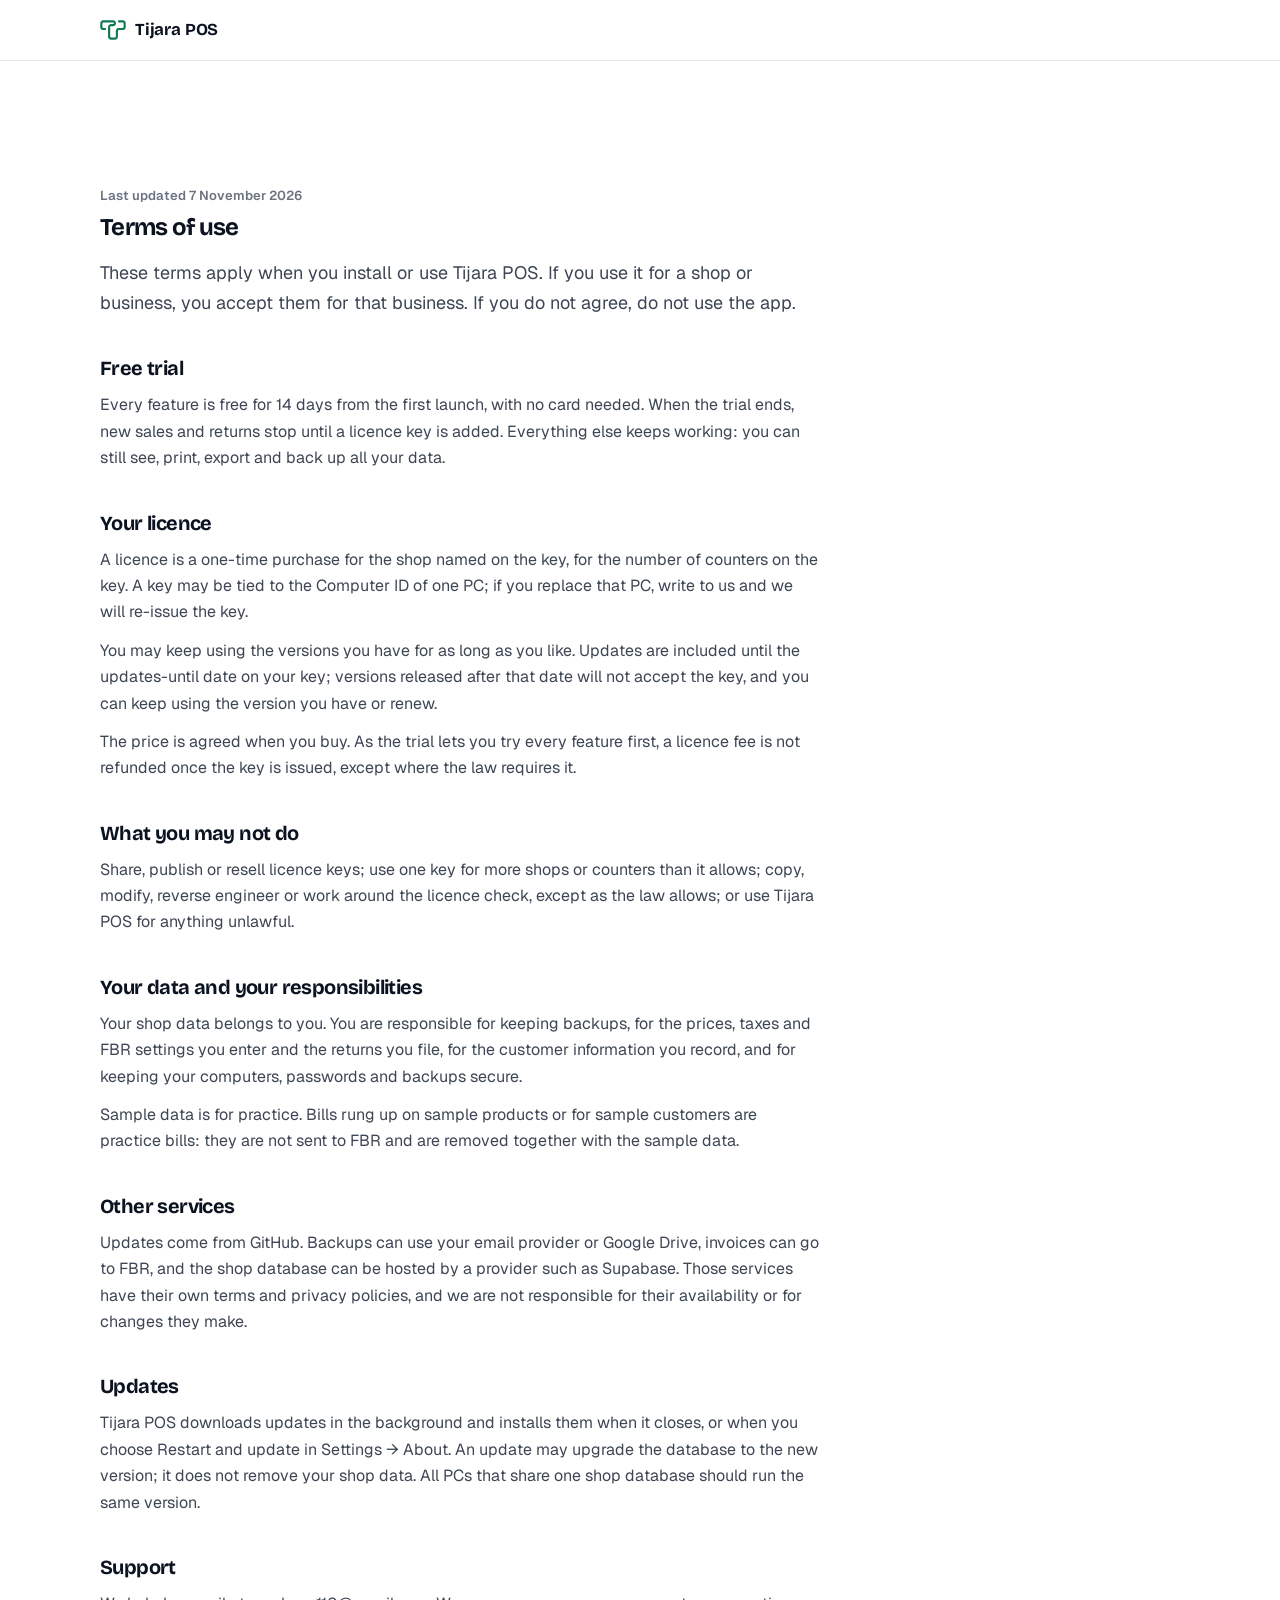
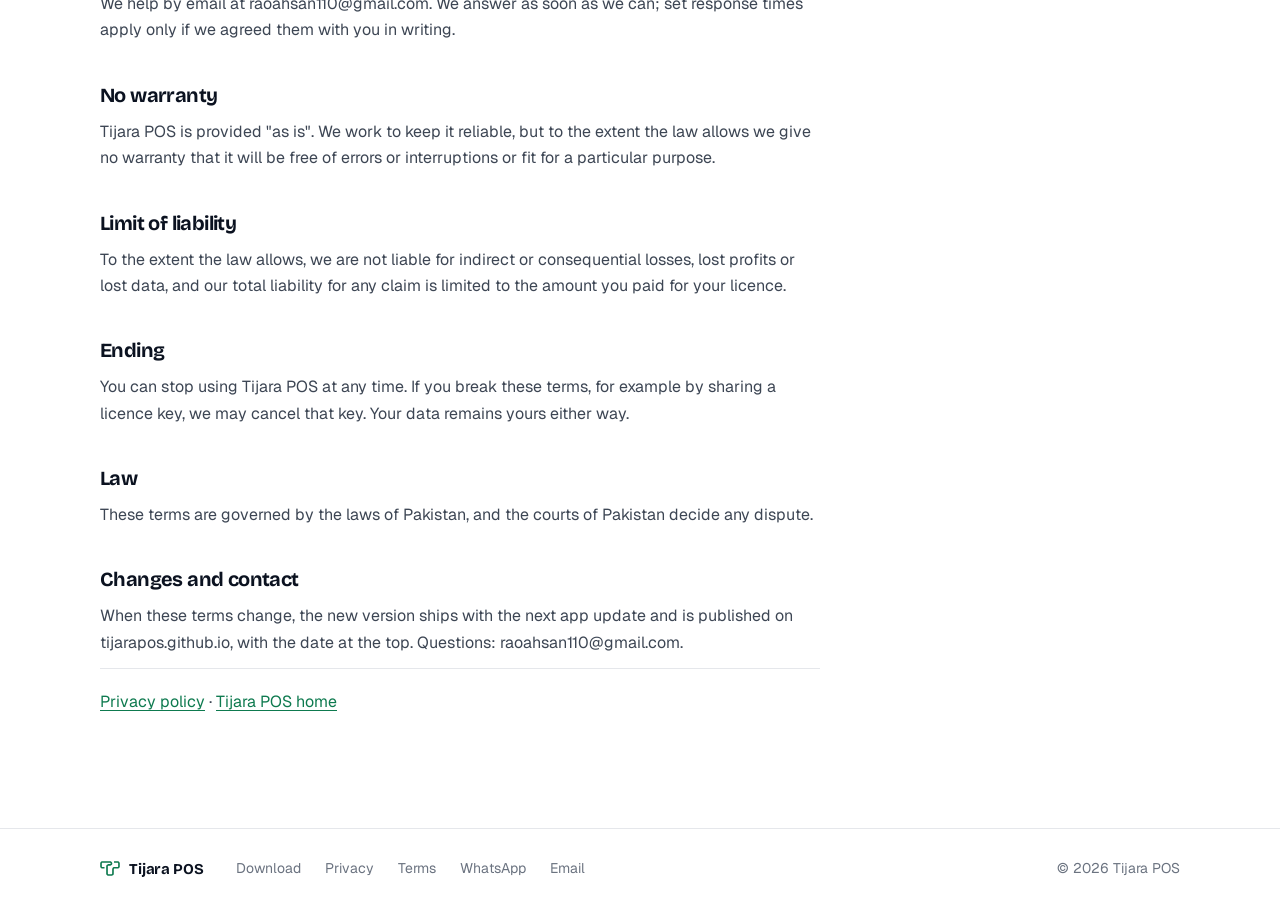
<file: terms.html>
<!doctype html>
<html lang="en">
  <head>
    <meta charset="utf-8" />
    <meta name="viewport" content="width=device-width, initial-scale=1" />
    <title>Terms of use · Tijara POS</title>
    <meta name="description" content="Terms of use for Tijara POS: trial, licence, updates, support and responsibilities." />
    <meta name="theme-color" content="#ffffff" media="(prefers-color-scheme: light)" />
    <meta name="theme-color" content="#0b1220" media="(prefers-color-scheme: dark)" />
    <link rel="icon" href="assets/favicon.svg" type="image/svg+xml" />
    <link rel="icon" href="assets/favicon.ico" sizes="any" />
    <link rel="preconnect" href="https://fonts.googleapis.com" />
    <link rel="preconnect" href="https://fonts.gstatic.com" crossorigin />
    <link
      rel="stylesheet"
      href="https://fonts.googleapis.com/css2?family=Bricolage+Grotesque:opsz,wght@12..96,500..700&family=Geist:wght@400..700&display=swap"
    />
    <link rel="stylesheet" href="styles.css" />
    <script>
      try {
        const t = localStorage.getItem('theme')
        if (t === 'light' || t === 'dark') document.documentElement.dataset.theme = t
      } catch {}
    </script>
  </head>
  <body>
    <!-- Same text as the app's Settings → About (apps/desktop en.json, "legal"). Change both together. -->
    <header class="top">
      <div class="wrap top-row">
        <a class="brand" href="./" aria-label="Tijara POS home">
          <img class="mark" src="assets/mark-emerald.svg" alt="" width="26" height="20" />
          <span>Tijara POS</span>
        </a>
      </div>
    </header>

    <main id="main" class="section">
      <div class="wrap">
        <article class="legal">
          <p class="eyebrow">Last updated 7 November 2026</p>
          <h1>Terms of use</h1>
          <p class="lead">These terms apply when you install or use Tijara POS. If you use it for a shop or business, you accept them for that business. If you do not agree, do not use the app.</p>
          <h2>Free trial</h2>
          <p>Every feature is free for 14 days from the first launch, with no card needed. When the trial ends, new sales and returns stop until a licence key is added. Everything else keeps working: you can still see, print, export and back up all your data.</p>
          <h2>Your licence</h2>
          <p>A licence is a one-time purchase for the shop named on the key, for the number of counters on the key. A key may be tied to the Computer ID of one PC; if you replace that PC, write to us and we will re-issue the key.</p>
          <p>You may keep using the versions you have for as long as you like. Updates are included until the updates-until date on your key; versions released after that date will not accept the key, and you can keep using the version you have or renew.</p>
          <p>The price is agreed when you buy. As the trial lets you try every feature first, a licence fee is not refunded once the key is issued, except where the law requires it.</p>
          <h2>What you may not do</h2>
          <p>Share, publish or resell licence keys; use one key for more shops or counters than it allows; copy, modify, reverse engineer or work around the licence check, except as the law allows; or use Tijara POS for anything unlawful.</p>
          <h2>Your data and your responsibilities</h2>
          <p>Your shop data belongs to you. You are responsible for keeping backups, for the prices, taxes and FBR settings you enter and the returns you file, for the customer information you record, and for keeping your computers, passwords and backups secure.</p>
          <p>Sample data is for practice. Bills rung up on sample products or for sample customers are practice bills: they are not sent to FBR and are removed together with the sample data.</p>
          <h2>Other services</h2>
          <p>Updates come from GitHub. Backups can use your email provider or Google Drive, invoices can go to FBR, and the shop database can be hosted by a provider such as Supabase. Those services have their own terms and privacy policies, and we are not responsible for their availability or for changes they make.</p>
          <h2>Updates</h2>
          <p>Tijara POS downloads updates in the background and installs them when it closes, or when you choose Restart and update in Settings → About. An update may upgrade the database to the new version; it does not remove your shop data. All PCs that share one shop database should run the same version.</p>
          <h2>Support</h2>
          <p>We help by email at raoahsan110@gmail.com. We answer as soon as we can; set response times apply only if we agreed them with you in writing.</p>
          <h2>No warranty</h2>
          <p>Tijara POS is provided &quot;as is&quot;. We work to keep it reliable, but to the extent the law allows we give no warranty that it will be free of errors or interruptions or fit for a particular purpose.</p>
          <h2>Limit of liability</h2>
          <p>To the extent the law allows, we are not liable for indirect or consequential losses, lost profits or lost data, and our total liability for any claim is limited to the amount you paid for your licence.</p>
          <h2>Ending</h2>
          <p>You can stop using Tijara POS at any time. If you break these terms, for example by sharing a licence key, we may cancel that key. Your data remains yours either way.</p>
          <h2>Law</h2>
          <p>These terms are governed by the laws of Pakistan, and the courts of Pakistan decide any dispute.</p>
          <h2>Changes and contact</h2>
          <p>When these terms change, the new version ships with the next app update and is published on tijarapos.github.io, with the date at the top. Questions: raoahsan110@gmail.com.</p>
          <p class="legal-other"><a href="privacy.html">Privacy policy</a> · <a href="./">Tijara POS home</a></p>
        </article>
      </div>
    </main>

    <footer class="foot">
      <div class="wrap foot-row">
        <span class="brand brand-sm"><img class="mark" src="assets/mark-emerald.svg" alt="" width="20" height="16" /> Tijara POS</span>
        <nav aria-label="Footer">
          <a href="./#download">Download</a>
          <a href="privacy.html">Privacy</a>
          <a href="terms.html">Terms</a>
          <a href="https://wa.me/923106884650" target="_blank" rel="noopener">WhatsApp</a>
          <a href="mailto:raoahsan110@gmail.com">Email</a>
        </nav>
        <span class="copy">© 2026 Tijara POS</span>
      </div>
    </footer>
  </body>
</html>
</file>
<file: styles.css>
/* Tijara POS homepage. Quiet and flat, like the app: white and navy surfaces, one emerald accent,
   real screenshots carry the page. */
:root {
  --bg: #ffffff;
  --bg-muted: #f7f8f9;
  --surface: #ffffff;
  --fg: #0b1220;
  --fg-2: #3d4654;
  --muted: #6b7380;
  --line: #e5e7eb;
  --line-strong: #d1d5db;
  --accent: #0e7a4f;
  --accent-hover: #0b6641;
  --accent-soft: #e8f3ee;
  --btn-fg: #ffffff;
  /* Same faces as the app (packages/tokens theme.css). */
  --display: 'Bricolage Grotesque', system-ui, sans-serif;
  --sans: 'Geist', system-ui, -apple-system, 'Segoe UI', sans-serif;
  --mono: 'Geist Mono', ui-monospace, 'SF Mono', monospace;
  --ease: cubic-bezier(0.2, 0.7, 0.2, 1);
  --lift: 0 1px 2px rgb(16 24 40 / 0.05), 0 12px 28px rgb(16 24 40 / 0.1);
  --urdu: 'Noto Naskh Arabic', serif;
  --radius: 10px;
  color-scheme: light;
}

/* Dark: follows the OS unless the visitor picked a theme (html[data-theme], set by the toggle). */
@media (prefers-color-scheme: dark) {
  :root:not([data-theme='light']) {
    --bg: #0b1220;
    --bg-muted: #0f1727;
    --surface: #111a2b;
    --fg: #e8ecf1;
    --fg-2: #b9c1cc;
    --muted: #8a94a3;
    --line: #1e293b;
    --line-strong: #2b3749;
    --accent: #2fa874;
    --accent-hover: #3dbb84;
    --accent-soft: #11291f;
    --btn-fg: #06140d;
    --lift: 0 1px 2px rgb(0 0 0 / 0.3), 0 14px 32px rgb(0 0 0 / 0.4);
    color-scheme: dark;
  }
}

:root[data-theme='dark'] {
  --bg: #0b1220;
  --bg-muted: #0f1727;
  --surface: #111a2b;
  --fg: #e8ecf1;
  --fg-2: #b9c1cc;
  --muted: #8a94a3;
  --line: #1e293b;
  --line-strong: #2b3749;
  --accent: #2fa874;
  --accent-hover: #3dbb84;
  --accent-soft: #11291f;
  --btn-fg: #06140d;
  --lift: 0 1px 2px rgb(0 0 0 / 0.3), 0 14px 32px rgb(0 0 0 / 0.4);
  color-scheme: dark;
}

*,
*::before,
*::after {
  box-sizing: border-box;
}

html {
  scroll-behavior: smooth;
  scroll-padding-top: 72px;
  -webkit-text-size-adjust: 100%;
}

body {
  margin: 0;
  background: var(--bg);
  color: var(--fg);
  font: 16px/1.6 var(--sans);
  -webkit-font-smoothing: antialiased;
}

img {
  max-width: 100%;
  height: auto;
  display: block;
}

a {
  color: inherit;
}

button {
  font: inherit;
  color: inherit;
}

h1,
h2,
h3 {
  margin: 0;
  line-height: 1.15;
  letter-spacing: -0.02em;
  text-wrap: balance;
  font-weight: 600;
}

h1,
h2 {
  font-family: var(--display);
  font-weight: 700;
  letter-spacing: -0.03em;
}

h2 {
  font-size: clamp(1.85rem, 3.2vw, 2.5rem);
}

h3 {
  font-size: 1.125rem;
  letter-spacing: -0.01em;
}

p {
  margin: 0;
}

kbd {
  display: inline-block;
  min-width: 1.9em;
  padding: 0.1em 0.4em;
  font: 500 0.78em/1.5 var(--mono);
  text-align: center;
  color: var(--fg);
  background: var(--surface);
  border: 1px solid var(--line-strong);
  border-radius: 5px;
  box-shadow: 0 1px 0 var(--line-strong);
  white-space: nowrap;
}

[lang='ur'] {
  font-family: var(--urdu);
}

.wrap {
  max-width: 1120px;
  margin: 0 auto;
  padding-left: max(20px, env(safe-area-inset-left, 0px));
  padding-right: max(20px, env(safe-area-inset-right, 0px));
}

.skip {
  position: absolute;
  left: -999px;
}

.skip:focus {
  left: 16px;
  top: 12px;
  z-index: 50;
  padding: 8px 14px;
  background: var(--fg);
  color: var(--bg);
  border-radius: 6px;
}

.sr {
  position: absolute;
  width: 1px;
  height: 1px;
  overflow: hidden;
  clip: rect(0 0 0 0);
  white-space: nowrap;
}

:focus-visible {
  outline: 2px solid var(--accent);
  outline-offset: 2px;
}

/* Buttons */
.btn {
  display: inline-flex;
  align-items: center;
  justify-content: center;
  gap: 8px;
  height: 40px;
  padding: 0 16px;
  border: 1px solid transparent;
  border-radius: 8px;
  background: var(--accent);
  color: var(--btn-fg);
  font-size: 0.9375rem;
  font-weight: 500;
  text-decoration: none;
  white-space: nowrap;
  cursor: pointer;
  transition: background-color 0.15s, border-color 0.15s;
}

.btn:hover {
  background: var(--accent-hover);
}

.btn-sm {
  height: 34px;
  padding: 0 14px;
  font-size: 0.875rem;
}

.btn-lg {
  height: 46px;
  padding: 0 20px;
  font-size: 1rem;
}

.btn-secondary {
  background: var(--surface);
  color: var(--fg);
  border-color: var(--line-strong);
}

.btn-secondary:hover {
  background: var(--bg-muted);
}

/* Header */
.top {
  position: sticky;
  top: 0;
  z-index: 20;
  background: color-mix(in srgb, var(--bg) 88%, transparent);
  backdrop-filter: blur(10px);
  border-bottom: 1px solid var(--line);
}

.top-row {
  display: flex;
  align-items: center;
  gap: 32px;
  height: 60px;
}

.brand {
  display: inline-flex;
  align-items: center;
  gap: 9px;
  font-family: var(--display);
  font-weight: 700;
  font-size: 1.05rem;
  letter-spacing: -0.01em;
  text-decoration: none;
  color: var(--fg);
}

.brand-sm {
  font-size: 0.9375rem;
}

.top nav {
  display: flex;
  gap: 28px;
  margin-right: auto;
  font-size: 0.9rem;
}

.top nav a {
  color: var(--muted);
  text-decoration: none;
  transition: color 0.15s;
}

.top nav a:hover {
  color: var(--fg);
}

.theme {
  display: grid;
  place-items: center;
  width: 34px;
  height: 34px;
  margin-left: -20px;
  padding: 0;
  border: 1px solid transparent;
  border-radius: 8px;
  background: none;
  color: var(--muted);
  cursor: pointer;
  transition: color 0.15s, border-color 0.15s;
}

.theme:hover {
  color: var(--fg);
  border-color: var(--line);
}

.theme svg {
  width: 18px;
  height: 18px;
  fill: none;
  stroke: currentColor;
  stroke-width: 1.75;
  stroke-linecap: round;
  stroke-linejoin: round;
}

/* Show the icon for the theme you'd switch to. */
.theme .sun {
  display: none;
}

:root[data-theme='dark'] .theme .sun {
  display: block;
}

:root[data-theme='dark'] .theme .moon {
  display: none;
}

@media (prefers-color-scheme: dark) {
  :root:not([data-theme='light']) .theme .sun {
    display: block;
  }

  :root:not([data-theme='light']) .theme .moon {
    display: none;
  }
}

.menu {
  display: none;
  width: 40px;
  height: 40px;
  padding: 11px 9px;
  border: 0;
  background: none;
  cursor: pointer;
  flex-direction: column;
  justify-content: center;
  gap: 6px;
}

.menu span {
  display: block;
  height: 1.5px;
  background: var(--fg);
  transition: transform 0.2s;
}

.menu[aria-expanded='true'] span:first-child {
  transform: translateY(3.75px) rotate(45deg);
}

.menu[aria-expanded='true'] span:last-child {
  transform: translateY(-3.75px) rotate(-45deg);
}

/* Hero */
.hero {
  padding-top: 88px;
  border-bottom: 1px solid var(--line);
  /* Muted band behind the lower half of the screenshot (shot height ≈ 0.6 × its width). */
  background: linear-gradient(
    to top,
    var(--bg-muted) calc((min(100vw, 1120px) - 40px) * 0.3),
    var(--bg) 0
  );
}

.hero-copy {
  max-width: 720px;
}

.kicker {
  display: flex;
  flex-wrap: wrap;
  align-items: center;
  gap: 8px;
  margin-bottom: 20px;
  font-size: 0.9rem;
  font-weight: 500;
  color: var(--accent);
}

.kicker .dot {
  color: var(--line-strong);
}

.kicker [lang='ur'] {
  font-size: 1.05rem;
  color: var(--muted);
}

.hero h1 {
  font-size: clamp(2.4rem, 5.4vw, 3.9rem);
  line-height: 1.04;
}

.lede {
  margin-top: 20px;
  max-width: 34em;
  font-size: 1.125rem;
  color: var(--fg-2);
}

.cta {
  display: flex;
  flex-wrap: wrap;
  gap: 10px;
  margin-top: 32px;
}

.fine {
  margin-top: 14px;
  font-size: 0.875rem;
  color: var(--muted);
}

.shot {
  margin: 0;
  overflow: hidden;
  border: 1px solid var(--line);
  border-radius: var(--radius);
  background: var(--surface);
  box-shadow: 0 1px 2px rgb(16 24 40 / 0.04), 0 8px 24px rgb(16 24 40 / 0.06);
}

.shot-hero {
  margin-top: 64px;
  border-bottom: 0;
  border-radius: 12px 12px 0 0;
  box-shadow: 0 -1px 0 var(--line), 0 24px 60px rgb(16 24 40 / 0.08);
}

/* Facts */
.facts {
  border-bottom: 1px solid var(--line);
}

.facts-row {
  display: grid;
  grid-template-columns: repeat(4, minmax(0, 1fr));
  margin: 0 auto;
  padding-block: 0;
  list-style: none;
}

.facts-row li {
  display: flex;
  flex-direction: column;
  gap: 2px;
  padding: 28px 24px;
  border-left: 1px solid var(--line);
}

.facts-row li:first-child {
  padding-left: 0;
  border-left: 0;
}

.facts-row b {
  font-weight: 600;
  font-size: 0.975rem;
}

.facts-row span {
  font-size: 0.875rem;
  color: var(--muted);
}

/* Sections */
.section {
  padding-block: 112px;
}

.section-muted {
  background: var(--bg-muted);
  border-block: 1px solid var(--line);
}

.section-head {
  max-width: 560px;
}

.section-head p {
  margin-top: 12px;
  font-size: 1.0625rem;
  color: var(--fg-2);
}

.section-head a {
  color: var(--accent);
  text-underline-offset: 3px;
}

.split {
  display: grid;
  grid-template-columns: minmax(0, 0.8fr) minmax(0, 1.2fr);
  gap: 64px;
  align-items: start;
}

.checks {
  display: flex;
  flex-direction: column;
  gap: 12px;
  margin: 0;
  padding: 0;
  list-style: none;
}

.checks li {
  position: relative;
  padding-left: 28px;
  color: var(--fg-2);
}

.checks li::before {
  content: '';
  position: absolute;
  left: 0;
  top: 0.3em;
  width: 16px;
  height: 16px;
  border-radius: 50%;
  background:
    url("data:image/svg+xml,%3Csvg xmlns='http://www.w3.org/2000/svg' viewBox='0 0 16 16' fill='none' stroke='%230e7a4f' stroke-width='2' stroke-linecap='round' stroke-linejoin='round'%3E%3Cpath d='m4.5 8.2 2.3 2.3 4.7-4.8'/%3E%3C/svg%3E")
      center / 16px no-repeat,
    var(--accent-soft);
}

/* Shop tabs */
.tabs {
  display: flex;
  gap: 4px;
  margin-top: 40px;
  padding: 4px;
  width: fit-content;
  max-width: 100%;
  overflow-x: auto;
  border: 1px solid var(--line);
  border-radius: 10px;
  background: var(--bg-muted);
  scrollbar-width: none;
}

.tabs button {
  flex: 0 0 auto;
  padding: 8px 16px;
  border: 0;
  border-radius: 7px;
  background: none;
  font-size: 0.9rem;
  font-weight: 500;
  color: var(--muted);
  cursor: pointer;
  transition: color 0.15s, background-color 0.15s;
}

.tabs button:hover {
  color: var(--fg);
}

.tabs button[aria-selected='true'] {
  background: var(--surface);
  color: var(--fg);
  box-shadow: 0 0 0 1px var(--line), 0 1px 2px rgb(16 24 40 / 0.06);
}

.panel {
  display: grid;
  grid-template-columns: minmax(0, 0.42fr) minmax(0, 1fr);
  gap: 56px;
  align-items: center;
  margin-top: 40px;
}

.panel img {
  transition: opacity 0.2s;
}

.panel img.swap {
  opacity: 0;
}

/* Features */
.feature {
  display: grid;
  grid-template-columns: minmax(0, 0.42fr) minmax(0, 1fr);
  gap: 56px;
  align-items: center;
  margin-top: 64px;
}

.feature-flip {
  grid-template-columns: minmax(0, 1fr) minmax(0, 0.42fr);
}

.feature-flip .feature-copy {
  order: 2;
}

.feature-copy h3 {
  font-size: 1.375rem;
}

.feature-copy p {
  margin-top: 10px;
  color: var(--fg-2);
}

.grid {
  display: grid;
  grid-template-columns: repeat(4, minmax(0, 1fr));
  gap: 40px 32px;
  margin: 88px 0 0;
  padding-top: 48px;
  border-top: 1px solid var(--line);
}

.grid dt {
  font-weight: 600;
  font-size: 0.975rem;
}

.grid dd {
  margin: 6px 0 0;
  font-size: 0.9rem;
  color: var(--muted);
}

/* Shortcuts */
.keys {
  width: 100%;
  border-collapse: collapse;
  font-size: 0.95rem;
}

.keys tr {
  border-bottom: 1px solid var(--line);
}

.keys tr:first-child {
  border-top: 1px solid var(--line);
}

.keys th {
  width: 120px;
  padding: 14px 16px 14px 0;
  text-align: left;
  font-weight: 400;
  white-space: nowrap;
}

.keys td {
  padding: 14px 0;
  color: var(--fg-2);
}

/* Download */
.os-grid {
  display: grid;
  grid-template-columns: repeat(4, minmax(0, 1fr));
  gap: 12px;
  margin: 40px 0 28px;
}

.os {
  position: relative;
  display: flex;
  flex-direction: column;
  gap: 2px;
  padding: 20px;
  border: 1px solid var(--line);
  border-radius: var(--radius);
  background: var(--surface);
  text-decoration: none;
  transition: border-color 0.15s;
}

.os:hover {
  border-color: var(--line-strong);
}

.os svg {
  width: 22px;
  height: 22px;
  margin-bottom: 14px;
  fill: var(--fg);
}

.os b {
  font-weight: 600;
  font-size: 0.975rem;
}

.os span {
  font-size: 0.85rem;
  color: var(--muted);
}

.os .ver {
  margin-top: 10px;
  font: 500 0.78rem var(--mono);
  color: var(--muted);
}

.os.mine {
  border-color: var(--accent);
  box-shadow: inset 0 0 0 1px var(--accent);
}

.os.mine::after {
  content: 'Recommended';
  position: absolute;
  top: 18px;
  right: 18px;
  padding: 2px 8px;
  border-radius: 999px;
  background: var(--accent-soft);
  color: var(--accent);
  font-size: 0.72rem;
  font-weight: 500;
}

.install-note {
  margin: 0;
  font-size: 0.875rem;
  color: var(--muted);
}

.install-note a {
  color: var(--accent);
  text-underline-offset: 3px;
}

/* Install: first launch on each OS, with drawings of the warning boxes people will see. */
.os-tabs {
  display: inline-flex;
  gap: 4px;
  margin-top: 36px;
  padding: 4px;
  border: 1px solid var(--line);
  border-radius: 10px;
  background: var(--bg-muted);
}

.os-tabs button {
  padding: 8px 18px;
  border: 0;
  border-radius: 7px;
  background: transparent;
  color: var(--fg-2);
  font: 500 0.9rem var(--sans);
  cursor: pointer;
}

.os-tabs button[aria-selected='true'] {
  background: var(--surface);
  color: var(--fg);
  box-shadow: 0 1px 2px rgb(16 24 40 / 0.08), 0 0 0 1px var(--line);
}

.install-panel {
  display: grid;
  grid-template-columns: minmax(0, 1fr) minmax(0, 1fr);
  gap: 56px;
  margin-top: 32px;
  align-items: start;
}

.install-panel[hidden] {
  display: none;
}

.steps {
  list-style: none;
  counter-reset: step;
  margin: 0;
  padding: 0;
  display: grid;
  gap: 22px;
}

.steps li {
  counter-increment: step;
  display: grid;
  grid-template-columns: 32px minmax(0, 1fr);
  column-gap: 14px;
}

.steps li::before {
  content: counter(step);
  grid-row: span 2;
  display: grid;
  place-items: center;
  width: 28px;
  height: 28px;
  border-radius: 50%;
  background: var(--accent-soft);
  color: var(--accent);
  font: 600 0.85rem var(--mono);
}

.steps b {
  font-weight: 600;
}

.steps span {
  color: var(--fg-2);
  font-size: 0.95rem;
}

.steps code,
.install-tip code {
  font: 0.85em var(--mono);
  padding: 1px 5px;
  border-radius: 4px;
  background: var(--bg-muted);
  border: 1px solid var(--line);
  overflow-wrap: anywhere;
}

.steps a {
  color: var(--accent);
}

.install-art {
  display: grid;
  gap: 18px;
  min-width: 0;
}

.install-tip {
  margin: 0;
  font-size: 0.875rem;
  color: var(--muted);
}

.install-tip summary {
  cursor: pointer;
  color: var(--fg-2);
}

.install-tip pre {
  margin: 8px 0 0;
  overflow-x: auto;
}

.shot-os {
  margin: 0;
  border-radius: 10px;
  box-shadow: var(--lift);
  font: 13px/1.45 system-ui, -apple-system, 'Segoe UI', sans-serif;
}

.shot-os figcaption {
  padding: 10px 14px;
  border-top: 1px solid var(--line);
  background: var(--surface);
  color: var(--fg-2);
  font: 0.85rem var(--sans);
  border-radius: 0 0 10px 10px;
}

/* The highlighted control in each drawing: what to click. */
.shot-os .hl {
  outline: 2px solid #f5a623;
  outline-offset: 2px;
}

/* Windows SmartScreen keeps its own blue in either theme, as on the PC. */
.win-smartscreen {
  overflow: hidden;
  background: #0b5cad;
  color: #fff;
}

.ss-body {
  padding: 22px 22px 8px;
}

.ss-body b {
  display: block;
  font-size: 1.35rem;
  font-weight: 300;
  margin-bottom: 10px;
}

.ss-body p {
  margin: 0 0 10px;
  color: #e3eefb;
}

.ss-info span {
  text-decoration: underline;
}

.ss-body dl {
  display: grid;
  grid-template-columns: auto 1fr;
  gap: 2px 10px;
  margin: 10px 0 0;
  color: #e3eefb;
}

.ss-body dd {
  margin: 0;
}

.ss-actions {
  display: flex;
  justify-content: flex-end;
  gap: 8px;
  padding: 12px 16px 16px;
  background: #0a4f95;
}

.ss-btn {
  padding: 5px 18px;
  border: 1px solid #fff;
  color: #fff;
}

/* macOS alert and settings row: follow the page theme, as macOS follows its own. */
.mac-alert {
  display: grid;
  justify-items: center;
  gap: 8px;
  padding: 22px 22px 0;
  text-align: center;
  background: var(--surface);
  border: 1px solid var(--line);
}

.mac-alert > b {
  font-size: 0.95rem;
}

.mac-alert > p {
  margin: 0;
  color: var(--fg-2);
  font-size: 0.82rem;
}

.ma-icon {
  display: grid;
  place-items: center;
  width: 56px;
  height: 56px;
  border-radius: 14px;
  background: var(--bg-muted);
  border: 1px solid var(--line);
}

.ma-actions {
  display: grid;
  grid-template-columns: 1fr 1fr;
  gap: 8px;
  width: 100%;
  margin: 8px 0 16px;
}

.ma-btn {
  padding: 5px 12px;
  border-radius: 6px;
  background: var(--bg-muted);
  border: 1px solid var(--line-strong);
  color: var(--fg);
  font-weight: 500;
  white-space: nowrap;
}

.mac-alert figcaption {
  justify-self: stretch;
  margin: 0 -22px;
  text-align: left;
}

.mac-settings {
  background: var(--surface);
  border: 1px solid var(--line);
}

.ms-title {
  padding: 12px 16px;
  font-weight: 600;
  border-bottom: 1px solid var(--line);
}

.ms-section {
  padding: 12px 16px 6px;
  color: var(--muted);
  font-size: 0.78rem;
  font-weight: 600;
}

.ms-row {
  display: flex;
  align-items: center;
  justify-content: space-between;
  gap: 12px;
  margin: 0 12px 14px;
  padding: 10px 12px;
  border-radius: 8px;
  background: var(--bg-muted);
  color: var(--fg-2);
}

/* Pricing */
.plans {
  display: grid;
  grid-template-columns: repeat(2, minmax(0, 380px));
  gap: 16px;
  margin-top: 40px;
}

.plan {
  display: flex;
  flex-direction: column;
  padding: 28px;
  border: 1px solid var(--line);
  border-radius: 12px;
  background: var(--surface);
}

.plan-main {
  border-color: var(--accent);
  box-shadow: inset 0 0 0 1px var(--accent);
}

.plan h3 {
  font-size: 1rem;
  font-weight: 500;
  color: var(--muted);
}

.price {
  margin: 6px 0 24px;
  font-family: var(--display);
  font-size: 2.1rem;
  font-weight: 700;
  letter-spacing: -0.03em;
}

.plan .checks {
  gap: 10px;
  margin-bottom: 28px;
  font-size: 0.95rem;
}

.plan .btn {
  margin-top: auto;
}

/* FAQ */
.faq-list {
  border-top: 1px solid var(--line);
}

.faq-list details {
  border-bottom: 1px solid var(--line);
}

.faq-list summary {
  position: relative;
  padding: 18px 40px 18px 0;
  font-weight: 500;
  list-style: none;
  cursor: pointer;
}

.faq-list summary::-webkit-details-marker {
  display: none;
}

.faq-list summary::after {
  content: '';
  position: absolute;
  right: 6px;
  top: 50%;
  width: 8px;
  height: 8px;
  border-right: 1.5px solid var(--muted);
  border-bottom: 1.5px solid var(--muted);
  transform: translateY(-70%) rotate(45deg);
  transition: transform 0.2s;
}

.faq-list details[open] summary::after {
  transform: translateY(-20%) rotate(-135deg);
}

.faq-list p {
  max-width: 44em;
  margin: -4px 0 20px;
  color: var(--fg-2);
}

/* Contact */
.contact {
  padding-block: 88px;
}

.contact-row {
  display: flex;
  flex-wrap: wrap;
  align-items: center;
  justify-content: space-between;
  gap: 24px;
}

.contact p {
  margin-top: 10px;
  color: var(--fg-2);
}

.contact-actions {
  display: flex;
  flex-wrap: wrap;
  gap: 12px;
}

/* WhatsApp's own green, so the button is recognised at a glance. */
.btn-whatsapp {
  background: #1fa855;
  color: #fff;
}

.btn-whatsapp:hover {
  background: #178a45;
}

.btn-whatsapp .wa {
  width: 1.25em;
  height: 1.25em;
  fill: currentcolor;
}

/* Footer */
.foot {
  border-top: 1px solid var(--line);
  font-size: 0.875rem;
  color: var(--muted);
}

.foot-row {
  display: flex;
  flex-wrap: wrap;
  align-items: center;
  gap: 16px 32px;
  padding-block: 28px;
}

.foot nav {
  display: flex;
  flex-wrap: wrap;
  gap: 8px 24px;
  margin-right: auto;
}

.foot a {
  text-decoration: none;
}

.foot nav a:hover {
  color: var(--fg);
}

/* Hover: small, quick, and only on devices with a real pointer. */
.btn,
.shot,
.os,
.os svg,
.plan,
.grid dt,
.facts-row b,
.keys tr,
.keys kbd,
.faq-list summary,
.faq-list summary::after,
.top nav a,
.foot a,
.theme {
  transition-duration: 0.2s;
  transition-timing-function: var(--ease);
  transition-property: color, background-color, border-color, box-shadow, transform, background-size;
}

@media (hover: hover) {
  .btn:hover {
    transform: translateY(-1px);
    box-shadow: 0 6px 16px color-mix(in srgb, var(--accent) 28%, transparent);
  }

  .btn-secondary:hover {
    border-color: var(--fg-2);
    box-shadow: 0 4px 12px rgb(16 24 40 / 0.08);
  }

  .btn:active {
    transform: translateY(0);
    box-shadow: none;
  }

  /* Nav: underline draws in from the left. */
  .top nav a {
    background: linear-gradient(currentColor, currentColor) 0 100% / 0 1px no-repeat;
    padding-bottom: 2px;
  }

  .top nav a:hover {
    background-size: 100% 1px;
  }

  .theme:hover {
    background: var(--bg-muted);
  }

  .theme:hover svg {
    transform: rotate(-15deg);
  }

  .theme svg {
    transition: transform 0.3s var(--ease);
  }

  .facts-row li:hover b,
  .grid > div:hover dt {
    color: var(--accent);
  }

  .tabs button:not([aria-selected='true']):hover {
    background: color-mix(in srgb, var(--surface) 60%, transparent);
  }

  .panel .shot:hover,
  .feature:hover .shot {
    transform: translateY(-4px);
    box-shadow: var(--lift);
  }

  .shot-hero {
    transition: transform 0.4s var(--ease);
  }

  .shot-hero:hover {
    transform: translateY(-6px);
  }

  .keys tr:hover {
    background: var(--bg-muted);
  }

  .keys tr:hover kbd {
    transform: translateY(1px);
    box-shadow: 0 0 0 var(--line-strong);
    border-color: var(--accent);
    color: var(--accent);
  }

  .os:hover {
    transform: translateY(-3px);
    border-color: var(--accent);
    box-shadow: var(--lift);
  }

  .os:hover svg {
    fill: var(--accent);
  }

  .plan:hover {
    transform: translateY(-3px);
    box-shadow: var(--lift);
  }

  .plan:not(.plan-main):hover {
    border-color: var(--line-strong);
  }

  .faq-list summary:hover {
    color: var(--accent);
  }

  .faq-list summary:hover::after {
    border-color: var(--accent);
  }

  .install a:hover,
  .section-head a:hover {
    text-decoration-thickness: 2px;
  }

  .foot a:hover {
    color: var(--accent);
  }
}

/* Tablet */
@media (max-width: 960px) {
  .split,
  .panel,
  .feature {
    grid-template-columns: minmax(0, 1fr);
    gap: 32px;
  }

  .feature-flip .feature-copy {
    order: 0;
  }

  .grid,
  .os-grid {
    grid-template-columns: repeat(2, minmax(0, 1fr));
  }

  .facts-row {
    grid-template-columns: repeat(2, minmax(0, 1fr));
  }

  .facts-row li:nth-child(3) {
    padding-left: 0;
    border-left: 0;
  }

  .facts-row li:nth-child(n + 3) {
    border-top: 1px solid var(--line);
  }
}

/* Phone */
@media (max-width: 720px) {
  .install-panel {
    grid-template-columns: minmax(0, 1fr);
    gap: 32px;
  }

  .ms-row {
    flex-wrap: wrap;
  }

  .top nav {
    display: none;
    position: absolute;
    top: 60px;
    left: 0;
    right: 0;
    flex-direction: column;
    gap: 0;
    padding: 8px max(20px, env(safe-area-inset-left, 0px)) 16px;
    background: var(--bg);
    border-bottom: 1px solid var(--line);
  }

  .top nav.open {
    display: flex;
  }

  .top nav a {
    padding: 12px 0;
    font-size: 1rem;
    color: var(--fg);
  }

  .top-row .theme {
    margin-left: auto;
  }

  .top-row {
    gap: 8px;
  }

  .menu {
    display: flex;
  }

  .hero {
    padding-top: 56px;
  }

  .shot-hero {
    margin-top: 44px;
  }

  .section {
    padding-block: 72px;
  }

  .feature {
    margin-top: 48px;
  }

  .grid {
    grid-template-columns: minmax(0, 1fr);
    gap: 24px;
    margin-top: 56px;
  }

  .os-grid,
  .plans {
    grid-template-columns: minmax(0, 1fr);
  }

  .facts-row li {
    padding: 20px 12px;
  }

  .facts-row li:nth-child(odd) {
    padding-left: 0;
  }

  .keys th {
    width: 96px;
  }
}

@media (prefers-reduced-motion: reduce) {
  html {
    scroll-behavior: auto;
  }

  *,
  *::before,
  *::after {
    transition: none !important;
  }
}

/* --- Privacy policy and terms ------------------------------------------------------------ */

.legal {
  max-width: 720px;
}

.legal .eyebrow {
  font-size: 0.8125rem;
  font-weight: 600;
  color: var(--muted);
}

.legal h1 {
  margin-top: 8px;
}

.legal .lead {
  margin-top: 16px;
  font-size: 1.125rem;
  color: var(--fg-2);
}

.legal h2 {
  margin-top: 40px;
  font-size: 1.25rem;
}

.legal p {
  margin-top: 12px;
  line-height: 1.65;
  color: var(--fg-2);
}

.legal a {
  color: var(--accent);
  text-underline-offset: 3px;
}

.legal-other {
  margin-top: 48px;
  padding-top: 20px;
  border-top: 1px solid var(--line);
}
</file>
